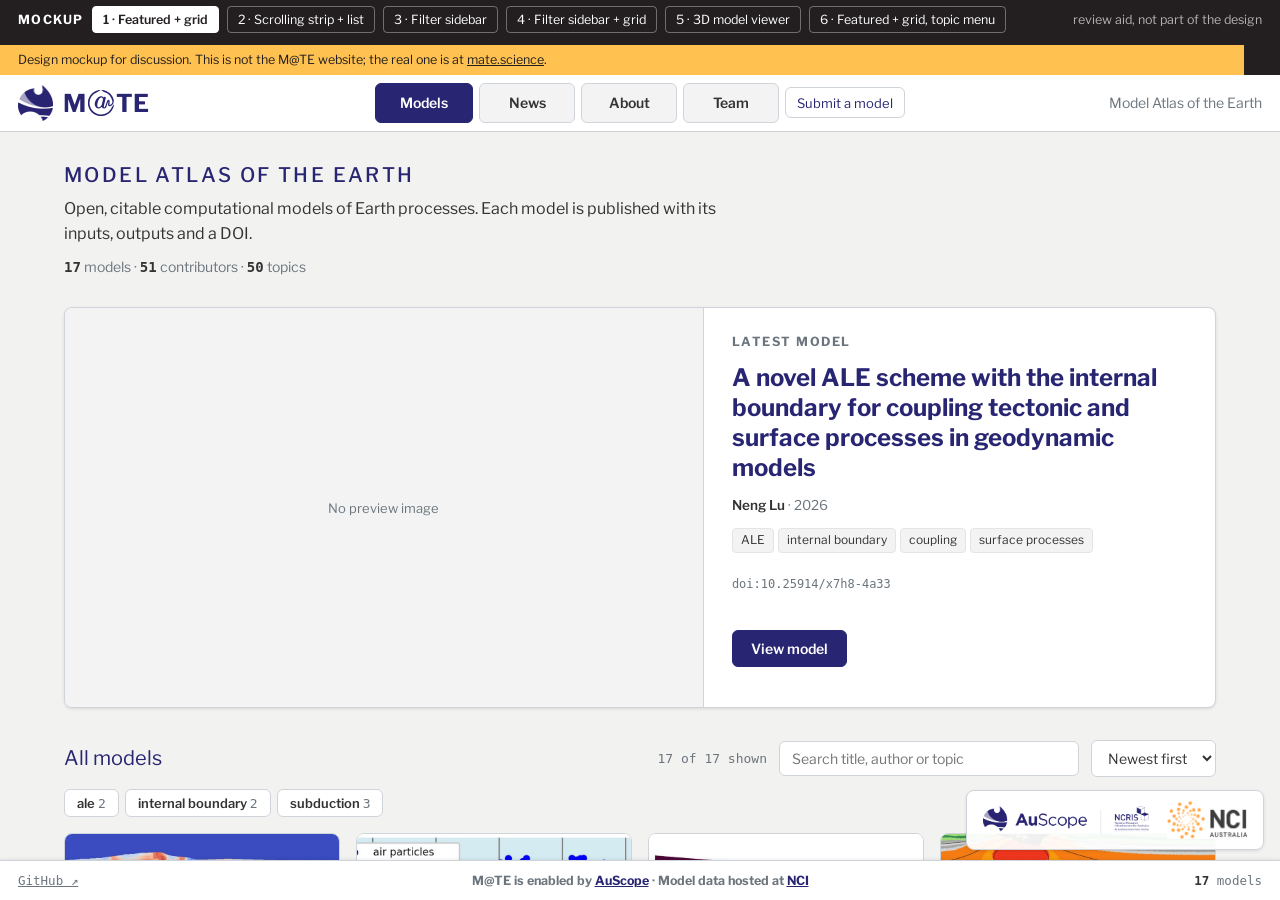
<file: test/mockup/index.html>
<!doctype html>
<meta charset="utf-8">
<meta name="robots" content="noindex, nofollow">
<meta http-equiv="refresh" content="0; url=mockup-1.html">
<title>M@TE mockups</title>
<p><a href="mockup-1.html">Mockup 1</a> · <a href="mockup-2.html">Mockup 2</a> · <a href="mockup-3.html">Mockup 3</a> · <a href="mockup-4.html">Mockup 4</a> · <a href="model-3d.html?scene=vulcan&v=5">Mockup 5 (3D model viewer)</a> · <a href="mockup-6.html">Mockup 6</a></p>
</file>
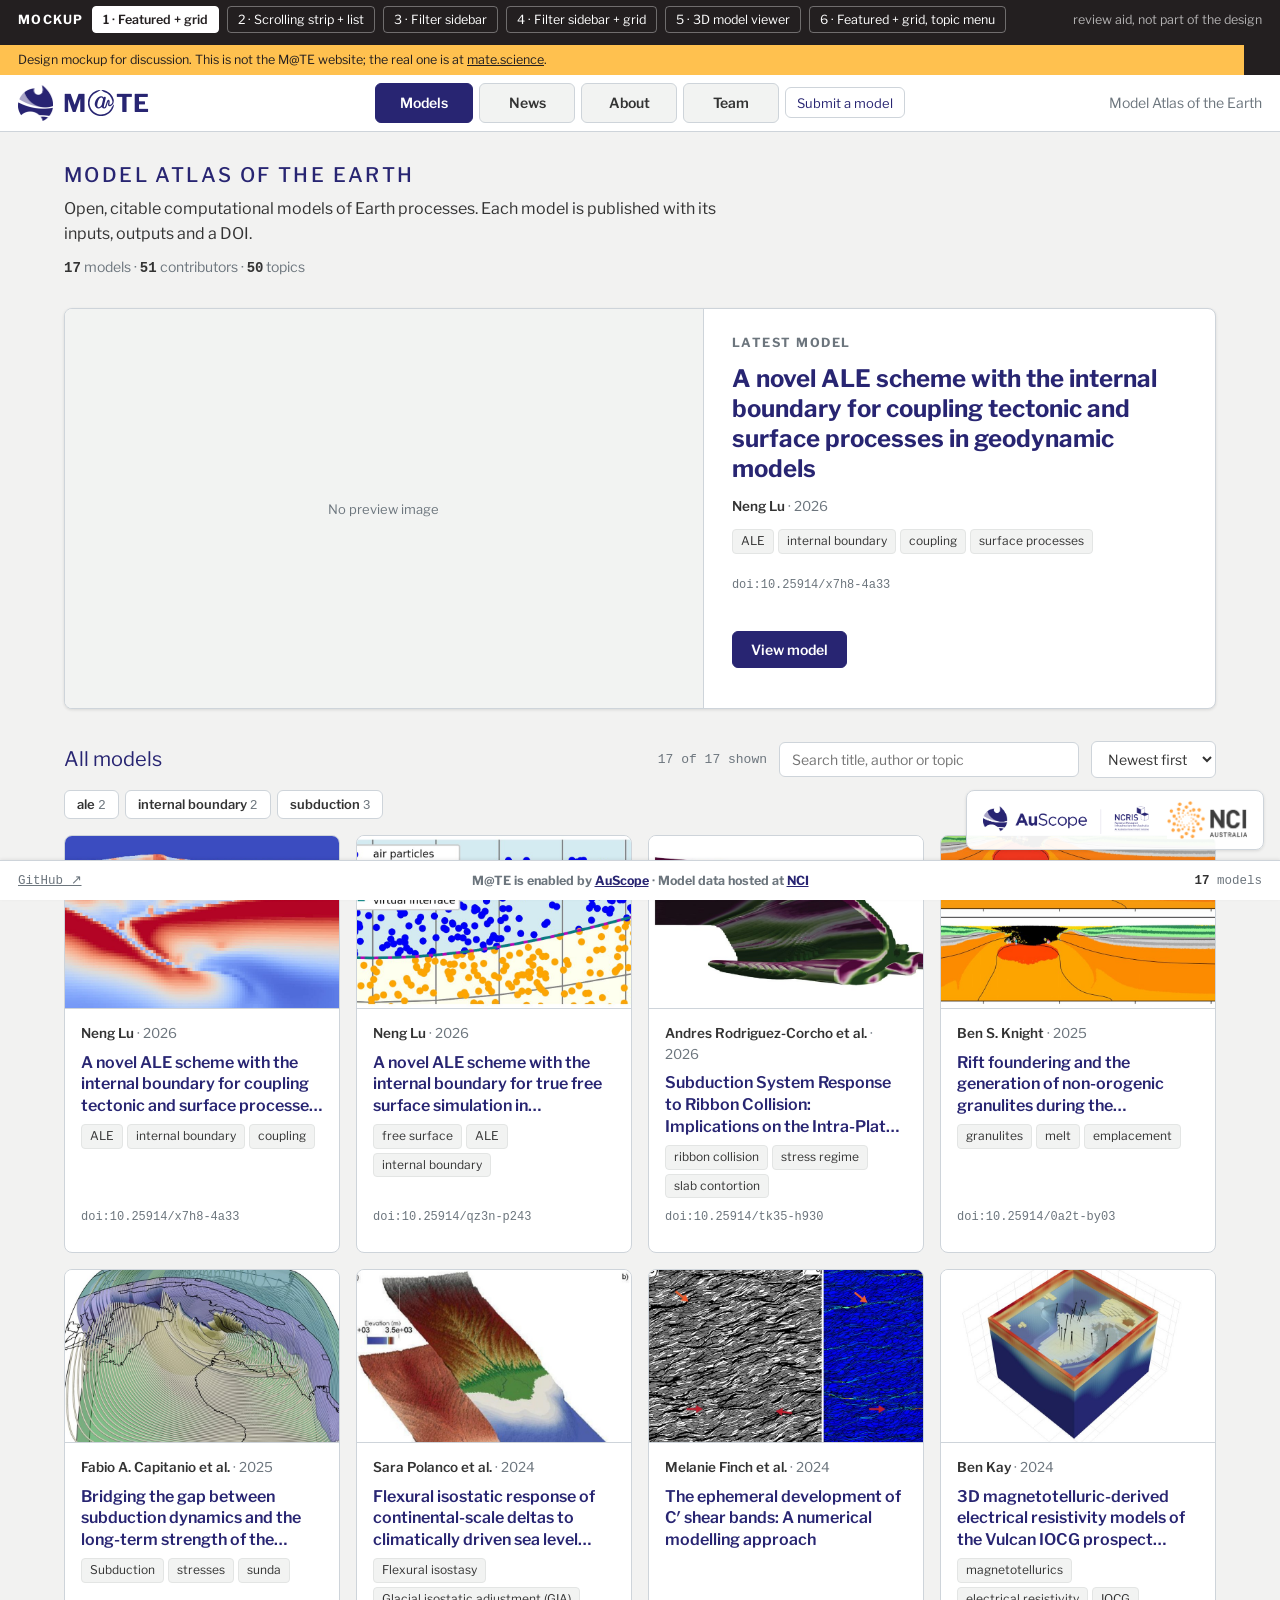
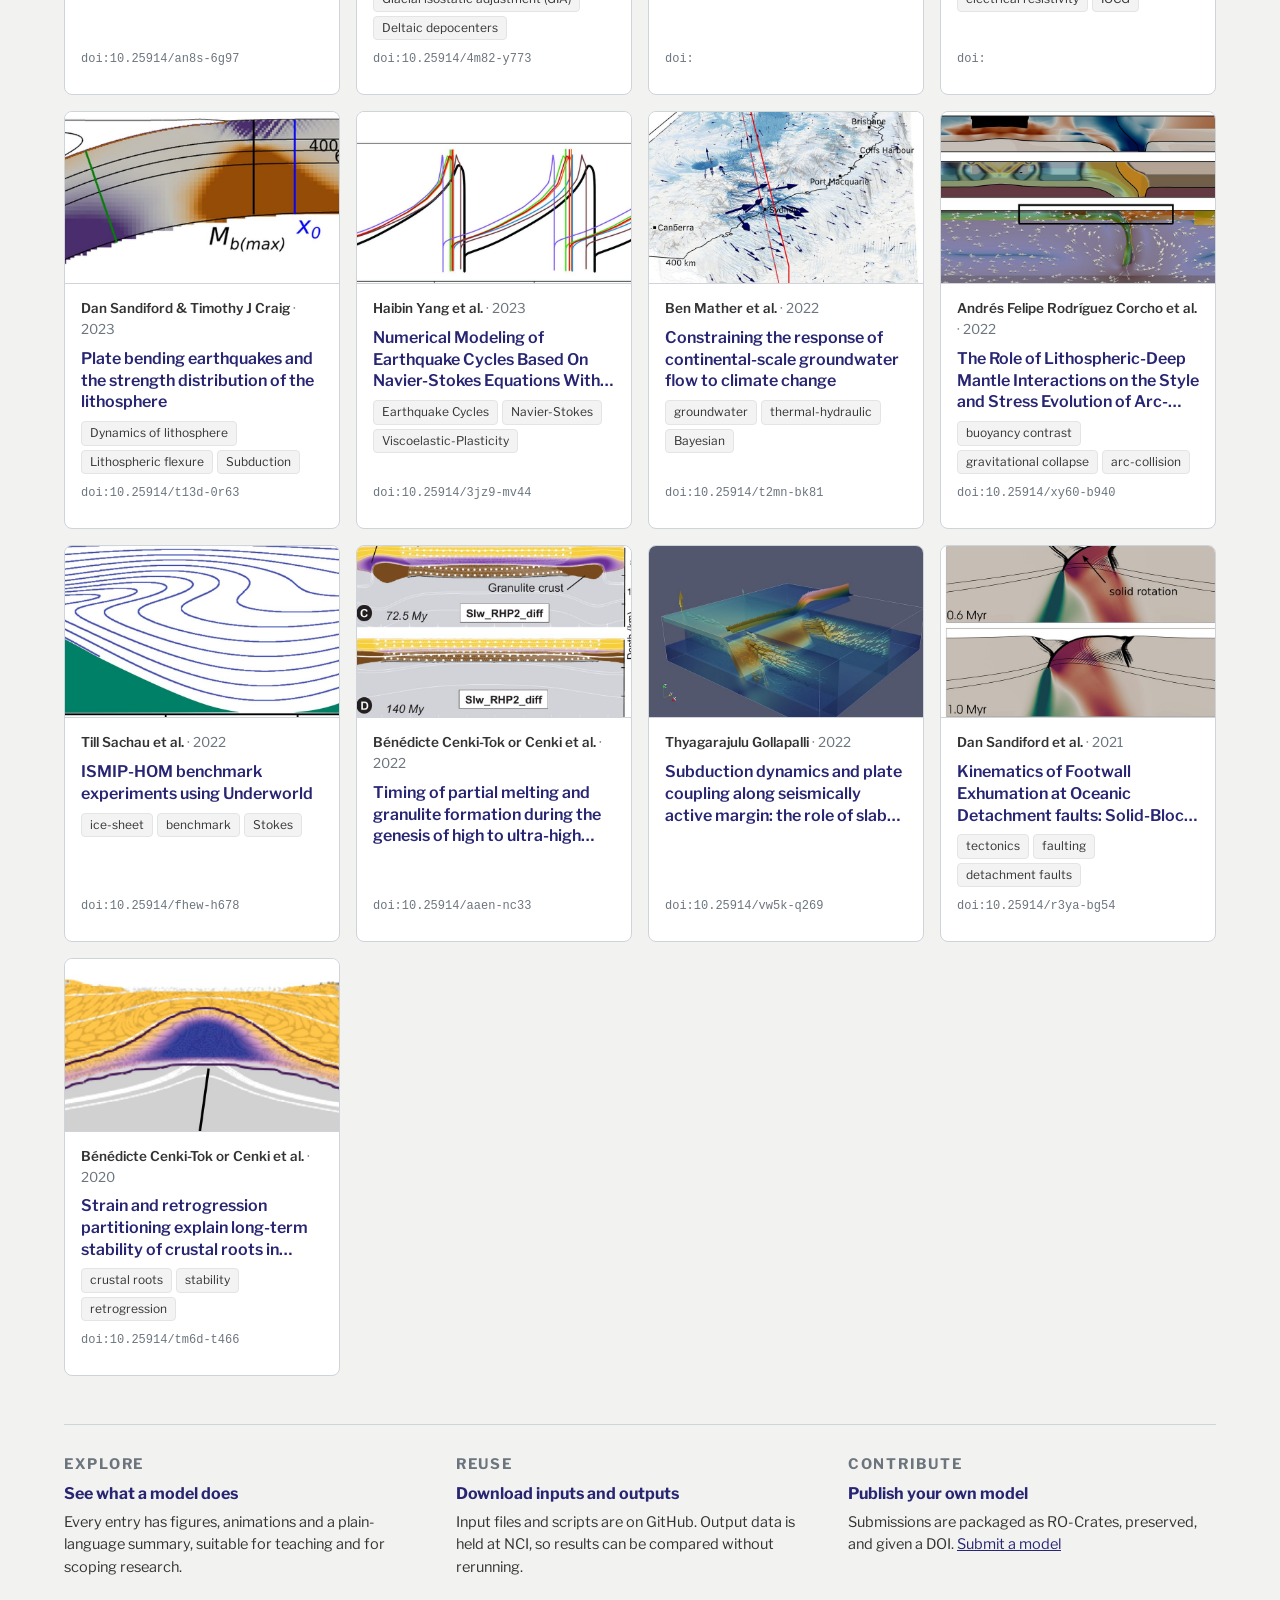
<file: test/mockup/mockup-1.html>
<!doctype html>
<html lang="en">
<head>
<meta charset="utf-8">
<meta name="robots" content="noindex, nofollow">
<meta name="viewport" content="width=device-width, initial-scale=1">
<link rel="icon" type="image/png" href="logos/auscope-icon-colour.png">
<title>M@TE mockup 1 — featured + grid</title>
<link rel="stylesheet" href="mockup.css?v=7">
</head>
<body data-variant="1">
<!-- Mockup 1: latest model shown large and static, then every model in a card grid. -->

<main class="wrap">
  <section class="intro">
    <h1>Model Atlas of the Earth</h1>
    <p>Open, citable computational models of Earth processes. Each model is published with its inputs, outputs and a DOI.</p>
    <p class="stats"><b id="n-models">–</b> models · <b id="n-creators">–</b> contributors · <b id="n-tags">–</b> topics</p>
  </section>

  <article class="featured" id="featured" aria-label="Latest model"></article>

  <div class="toolbar">
    <h2>All models</h2>
    <span class="count" id="count"></span>
    <input id="q" type="search" placeholder="Search title, author or topic" aria-label="Search models">
    <select id="sort" aria-label="Sort models">
      <option value="new">Newest first</option>
      <option value="old">Oldest first</option>
      <option value="az">Title A–Z</option>
    </select>
  </div>
  <div class="chips" id="chips" role="group" aria-label="Filter by topic"></div>
  <div class="grid" id="grid"></div>

  <section class="uses" aria-label="Using M@TE">
    <div><p class="label">Explore</p><h3>See what a model does</h3>
      <p>Every entry has figures, animations and a plain-language summary, suitable for teaching and for scoping research.</p></div>
    <div><p class="label">Reuse</p><h3>Download inputs and outputs</h3>
      <p>Input files and scripts are on GitHub. Output data is held at NCI, so results can be compared without rerunning.</p></div>
    <div><p class="label">Contribute</p><h3>Publish your own model</h3>
      <p>Submissions are packaged as RO-Crates, preserved, and given a DOI. <a href="https://github.com/ModelAtlasofTheEarth/model-submission/issues/new?template=model_submission.yml">Submit a model</a></p></div>
  </section>
</main>

<script src="data.js"></script>
<script src="mockup.js?v=9"></script>
<script>
(function () {
  var A = window.MATE, M = A.models, esc = A.esc;
  document.getElementById('n-models').textContent = M.length;
  document.getElementById('n-creators').textContent = A.nPeople;
  document.getElementById('n-tags').textContent = Object.keys(A.topics).length;

  var newest = M[0];
  document.getElementById('featured').innerHTML =
    '<div class="fig">' + A.img(newest, false, true) + '</div>' +
    '<div class="body"><p class="label">Latest model</p>' +
    '<h2><a href="' + A.href(newest) + '">' + esc(newest.title) + '</a></h2>' +
    A.byline(newest) + A.tags(newest, 6) +
    '<p class="doi">doi:' + esc(newest.doi) + '</p>' +
    '<p class="cta"><a class="btn" href="' + A.href(newest) + '">View model</a></p></div>';

  // Only topics shared by more than one model are useful as filters.
  var shared = Object.keys(A.topics).filter(function (k) { return A.topics[k] > 1; }).sort();
  var active = '', chips = document.getElementById('chips');
  chips.innerHTML = shared.map(function (k) {
    return '<button class="chip" aria-pressed="false" data-t="' + esc(k) + '">' + esc(k) + ' <span class="count">' + A.topics[k] + '</span></button>';
  }).join('');
  chips.addEventListener('click', function (e) {
    var b = e.target.closest('.chip'); if (!b) return;
    active = active === b.dataset.t ? '' : b.dataset.t;
    [].forEach.call(chips.children, function (c) { c.setAttribute('aria-pressed', c.dataset.t === active); });
    draw();
  });

  var q = document.getElementById('q'), sort = document.getElementById('sort');
  q.addEventListener('input', draw); sort.addEventListener('change', draw);
  function draw() {
    var rows = A.find(q.value, active ? [active] : [], [], sort.value);
    document.getElementById('count').textContent = rows.length + ' of ' + M.length + ' shown';
    document.getElementById('grid').innerHTML = rows.length ?
      rows.map(function (m) { return A.tile('card', m); }).join('') : '<p class="empty">No models match that search.</p>';
  }
  draw();
})();
</script>
</body>
</html>
</file>
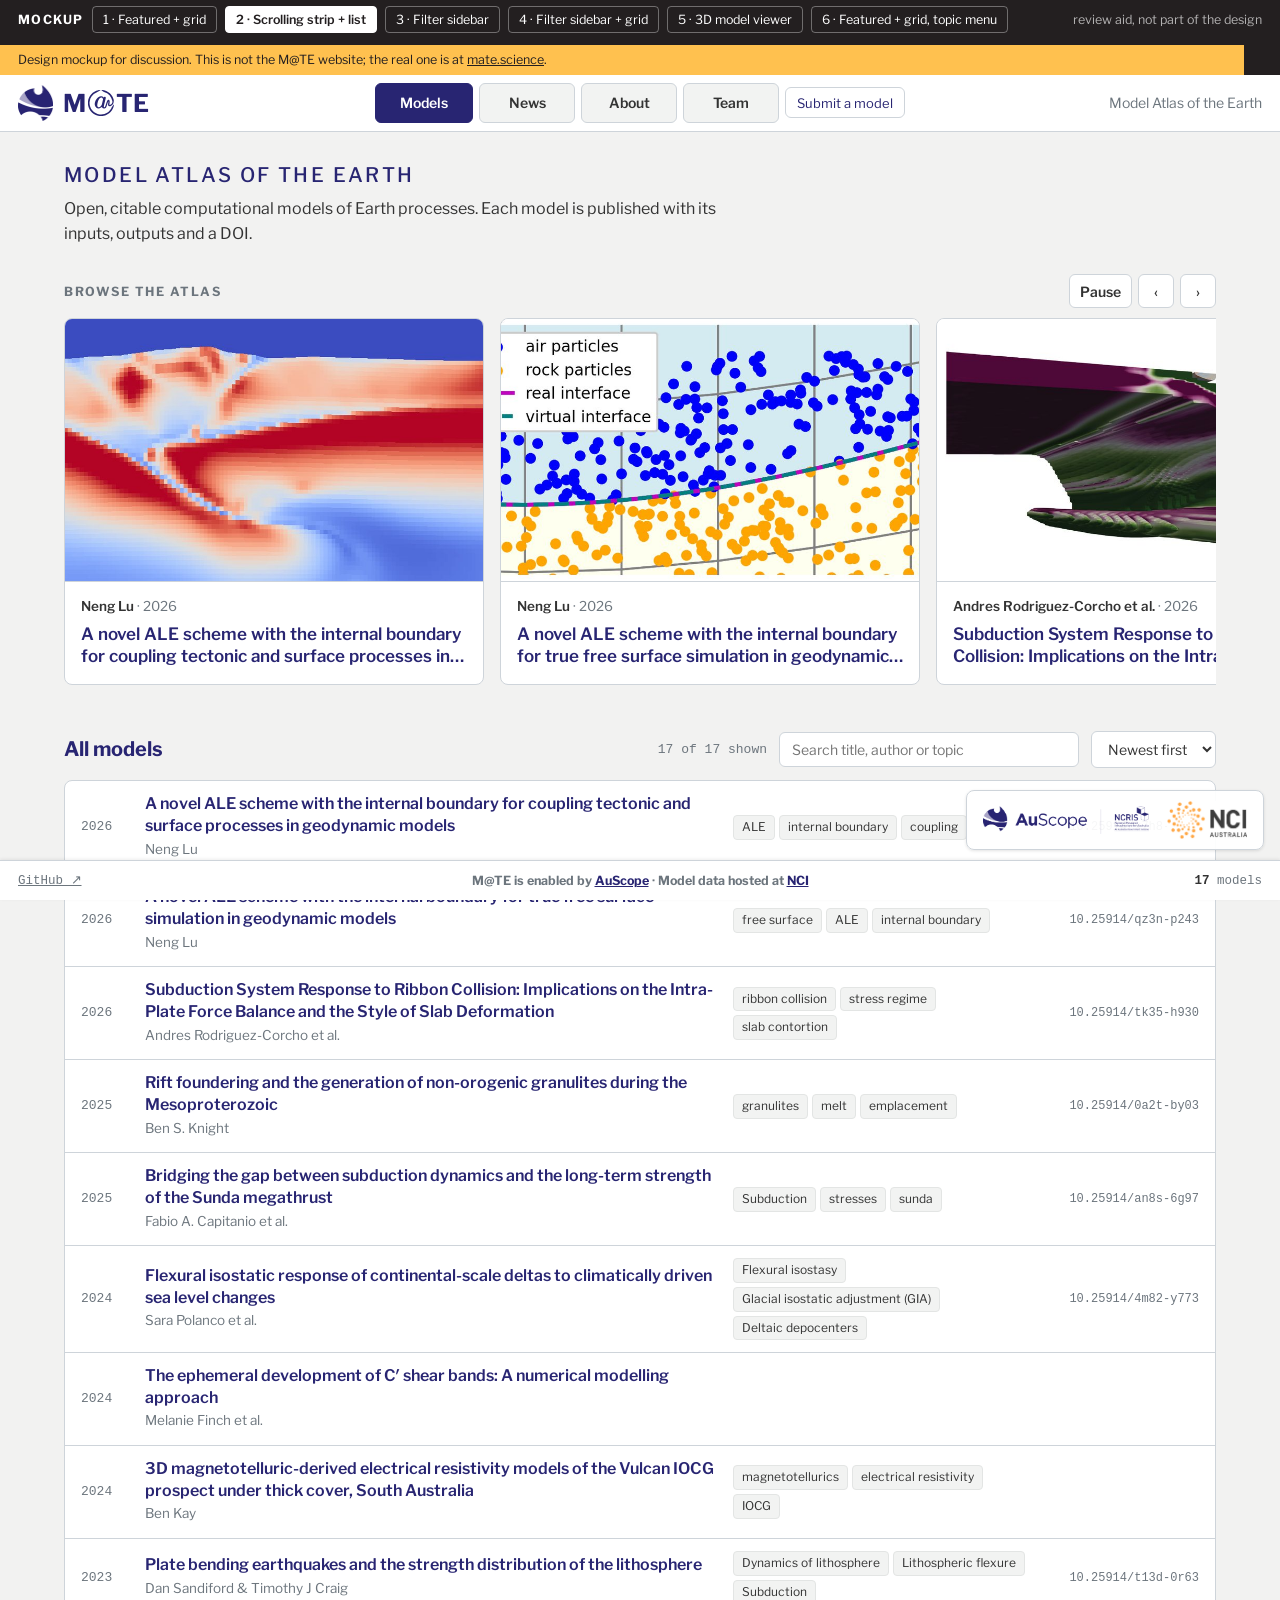
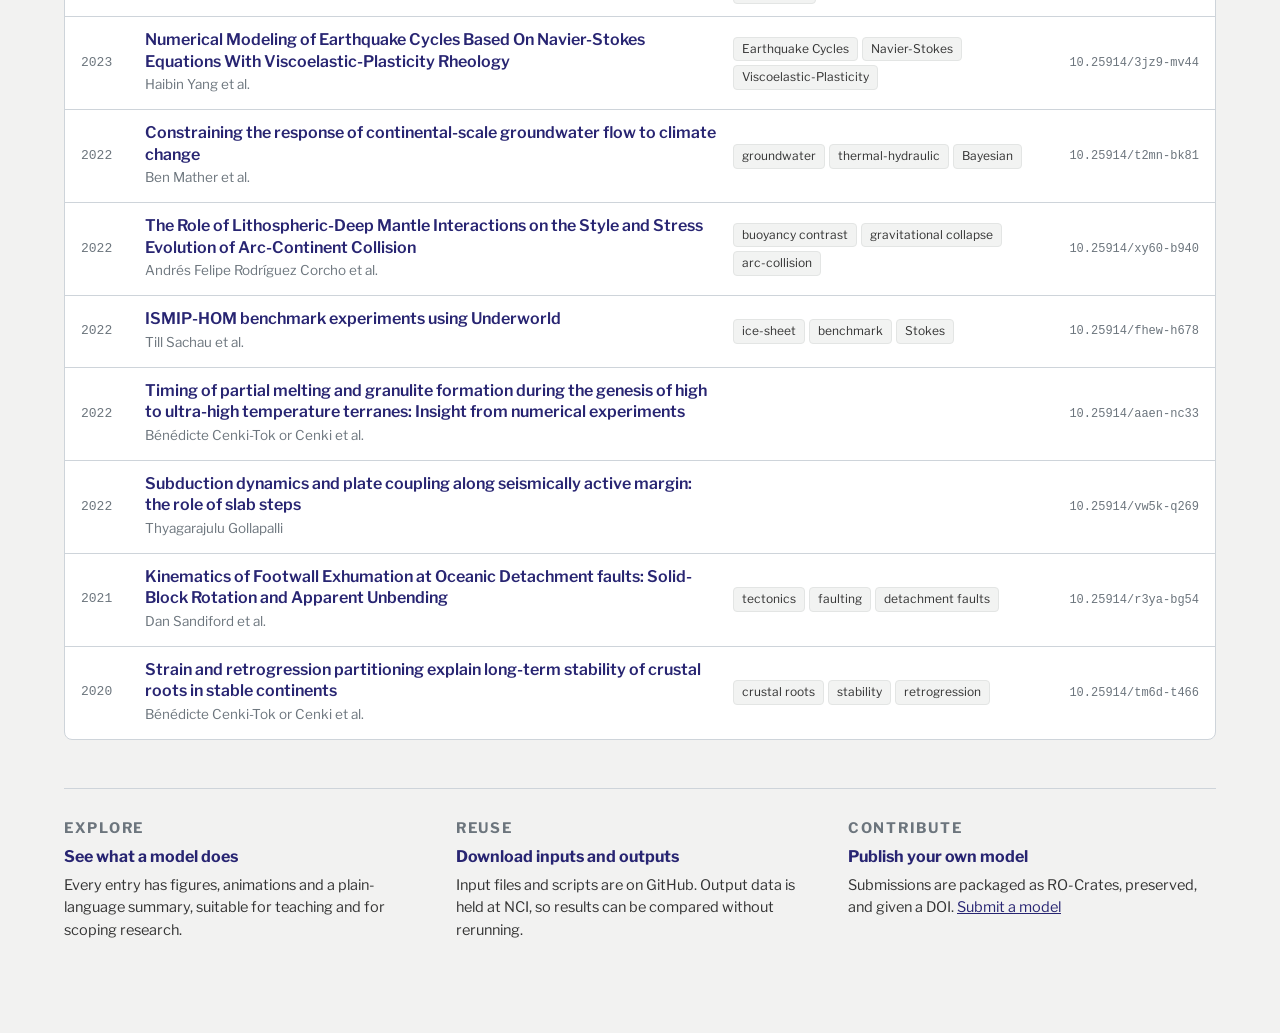
<file: test/mockup/mockup-2.html>
<!doctype html>
<html lang="en">
<head>
<meta charset="utf-8">
<meta name="robots" content="noindex, nofollow">
<meta name="viewport" content="width=device-width, initial-scale=1">
<link rel="icon" type="image/png" href="logos/auscope-icon-colour.png">
<title>M@TE mockup 2 — scrolling strip + list</title>
<link rel="stylesheet" href="mockup.css?v=7">
</head>
<body data-variant="2">
<!-- Mockup 2: a scrolling strip of every model (the pictures), then a compact list (the catalogue). -->

<main class="wrap">
  <section class="intro">
    <h1>Model Atlas of the Earth</h1>
    <p>Open, citable computational models of Earth processes. Each model is published with its inputs, outputs and a DOI.</p>
  </section>

  <section class="strip" aria-label="Browse models">
    <div class="strip-head">
      <p class="label">Browse the atlas</p>
      <div class="strip-ctl">
        <button class="icon-btn" id="pause" type="button" aria-pressed="false">Pause</button>
        <button class="icon-btn" id="prev" type="button" aria-label="Previous models">‹</button>
        <button class="icon-btn" id="next" type="button" aria-label="Next models">›</button>
      </div>
    </div>
    <div class="strip-track" id="track" tabindex="0"></div>
  </section>

  <div class="toolbar">
    <h2>All models</h2>
    <span class="count" id="count"></span>
    <input id="q" type="search" placeholder="Search title, author or topic" aria-label="Search models">
    <select id="sort" aria-label="Sort models">
      <option value="new">Newest first</option>
      <option value="old">Oldest first</option>
      <option value="az">Title A–Z</option>
    </select>
  </div>
  <div class="mlist" id="list"></div>

  <section class="uses" aria-label="Using M@TE">
    <div><p class="label">Explore</p><h3>See what a model does</h3>
      <p>Every entry has figures, animations and a plain-language summary, suitable for teaching and for scoping research.</p></div>
    <div><p class="label">Reuse</p><h3>Download inputs and outputs</h3>
      <p>Input files and scripts are on GitHub. Output data is held at NCI, so results can be compared without rerunning.</p></div>
    <div><p class="label">Contribute</p><h3>Publish your own model</h3>
      <p>Submissions are packaged as RO-Crates, preserved, and given a DOI. <a href="https://github.com/ModelAtlasofTheEarth/model-submission/issues/new?template=model_submission.yml">Submit a model</a></p></div>
  </section>
</main>

<script src="data.js"></script>
<script src="mockup.js?v=9"></script>
<script>
(function () {
  var A = window.MATE, M = A.models, esc = A.esc;

  // Scrolling strip: native horizontal scroll with snap, so touch, trackpad and keyboard all work.
  var track = document.getElementById('track');
  track.innerHTML = M.map(function (m) { return A.tile('slide', m); }).join('');
  var step = function () { var s = track.querySelector('.slide'); return s ? s.getBoundingClientRect().width + 16 : 320; };
  var move = function (dir) {
    var end = track.scrollLeft + track.clientWidth >= track.scrollWidth - 4;
    if (dir > 0 && end) track.scrollTo({ left: 0, behavior: 'smooth' });          // wrap round
    else if (dir < 0 && track.scrollLeft < 4) track.scrollTo({ left: track.scrollWidth, behavior: 'smooth' });
    else track.scrollBy({ left: dir * step(), behavior: 'smooth' });
  };
  document.getElementById('prev').onclick = function () { move(-1); };
  document.getElementById('next').onclick = function () { move(1); };

  // Auto-advance one model every 4 s. Stops on hover, on keyboard focus, when paused,
  // and never starts for people who ask their system for reduced motion.
  var paused = matchMedia('(prefers-reduced-motion: reduce)').matches, hover = false;
  var pauseBtn = document.getElementById('pause');
  var sync = function () { pauseBtn.textContent = paused ? 'Play' : 'Pause'; pauseBtn.setAttribute('aria-pressed', paused); };
  pauseBtn.onclick = function () { paused = !paused; sync(); }; sync();
  var strip = track.closest('.strip');
  strip.addEventListener('mouseenter', function () { hover = true; });
  strip.addEventListener('mouseleave', function () { hover = false; });
  strip.addEventListener('focusin', function () { hover = true; });
  strip.addEventListener('focusout', function () { hover = false; });
  setInterval(function () { if (!paused && !hover && !document.hidden) move(1); }, 4000);

  // Compact list.
  var q = document.getElementById('q'), sort = document.getElementById('sort');
  q.addEventListener('input', draw); sort.addEventListener('change', draw);
  function draw() {
    var rows = A.find(q.value, [], [], sort.value);
    document.getElementById('count').textContent = rows.length + ' of ' + M.length + ' shown';
    document.getElementById('list').innerHTML = rows.length ? rows.map(function (m) {
      return '<a class="mrow" href="' + A.href(m) + '">' +
        '<span class="yr mono">' + (m.year || '') + '</span>' +
        '<span class="main"><b>' + esc(m.title) + '</b><span class="by">' + esc(A.who(m)) + '</span></span>' +
        '<span class="tg">' + A.tags(m, 3) + '</span>' +
        '<span class="doi">' + esc(m.doi) + '</span></a>';
    }).join('') : '<p class="empty">No models match that search.</p>';
  }
  draw();
})();
</script>
</body>
</html>
</file>
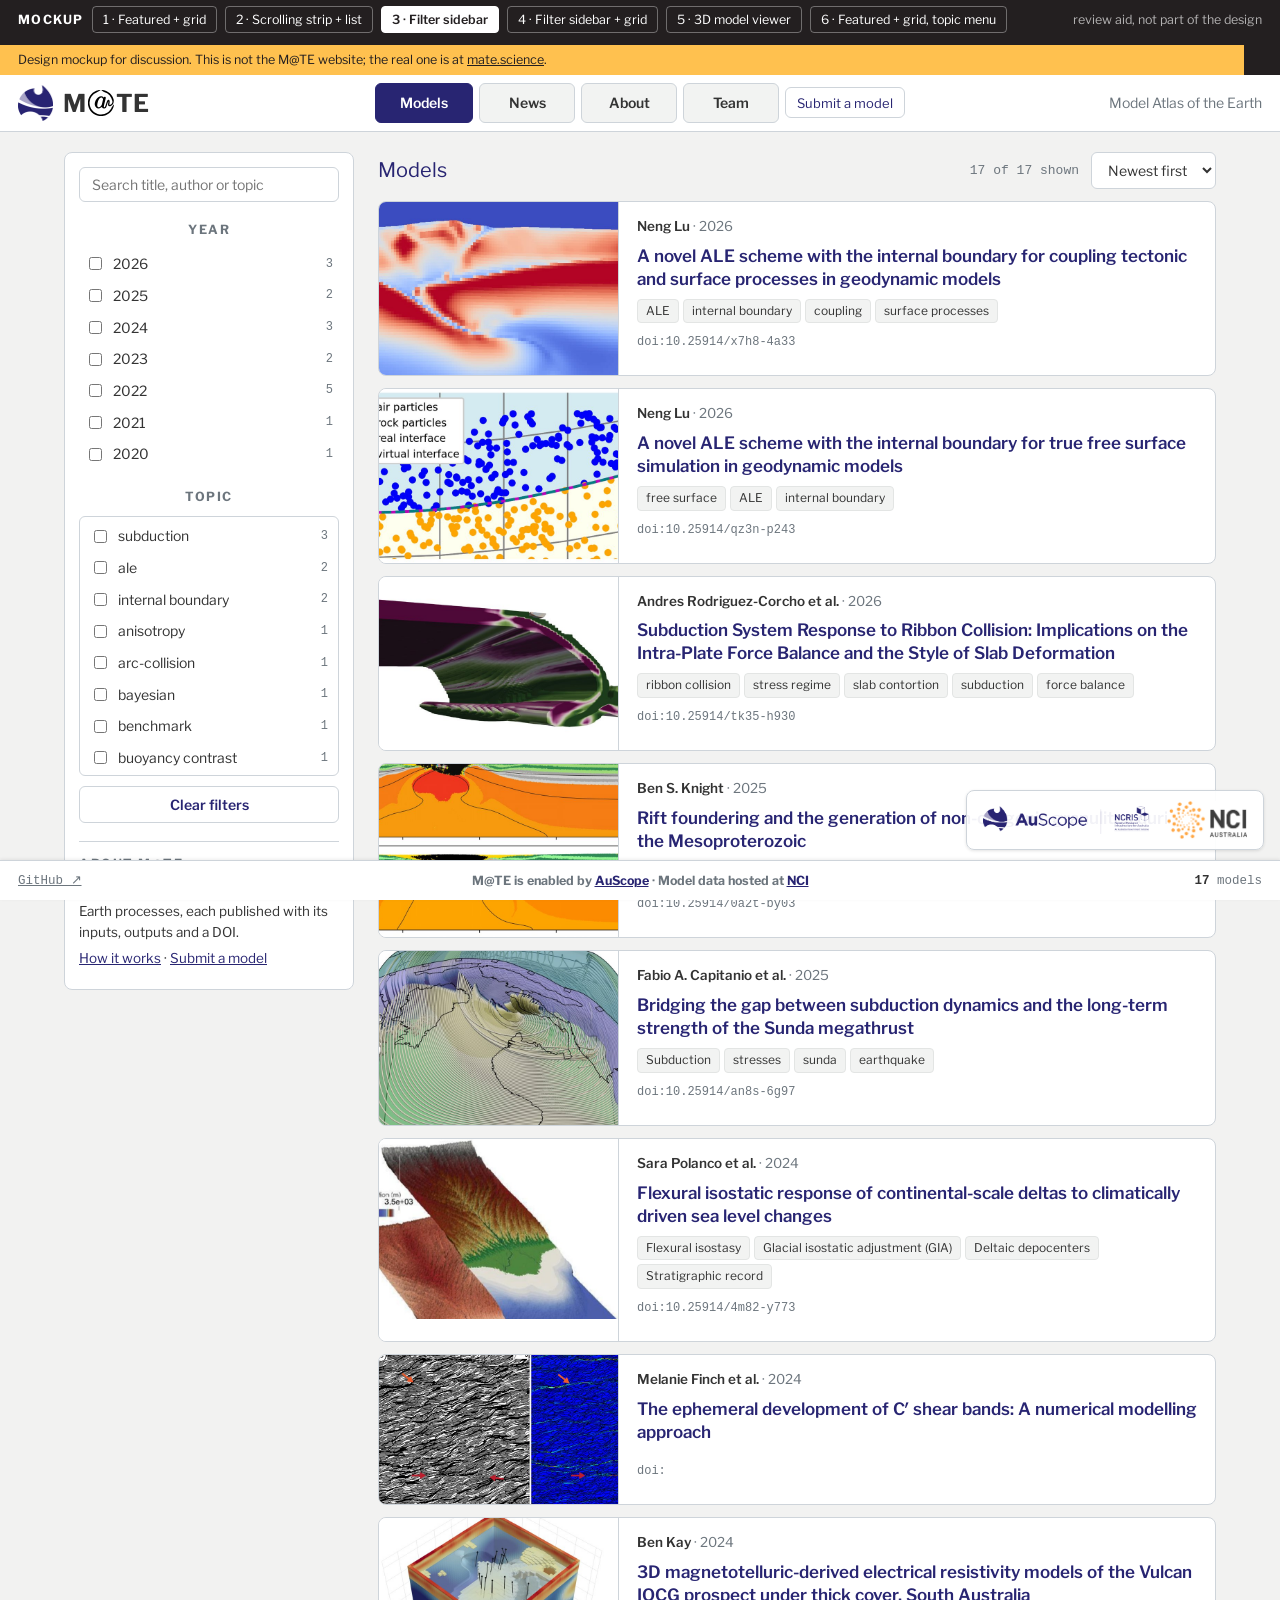
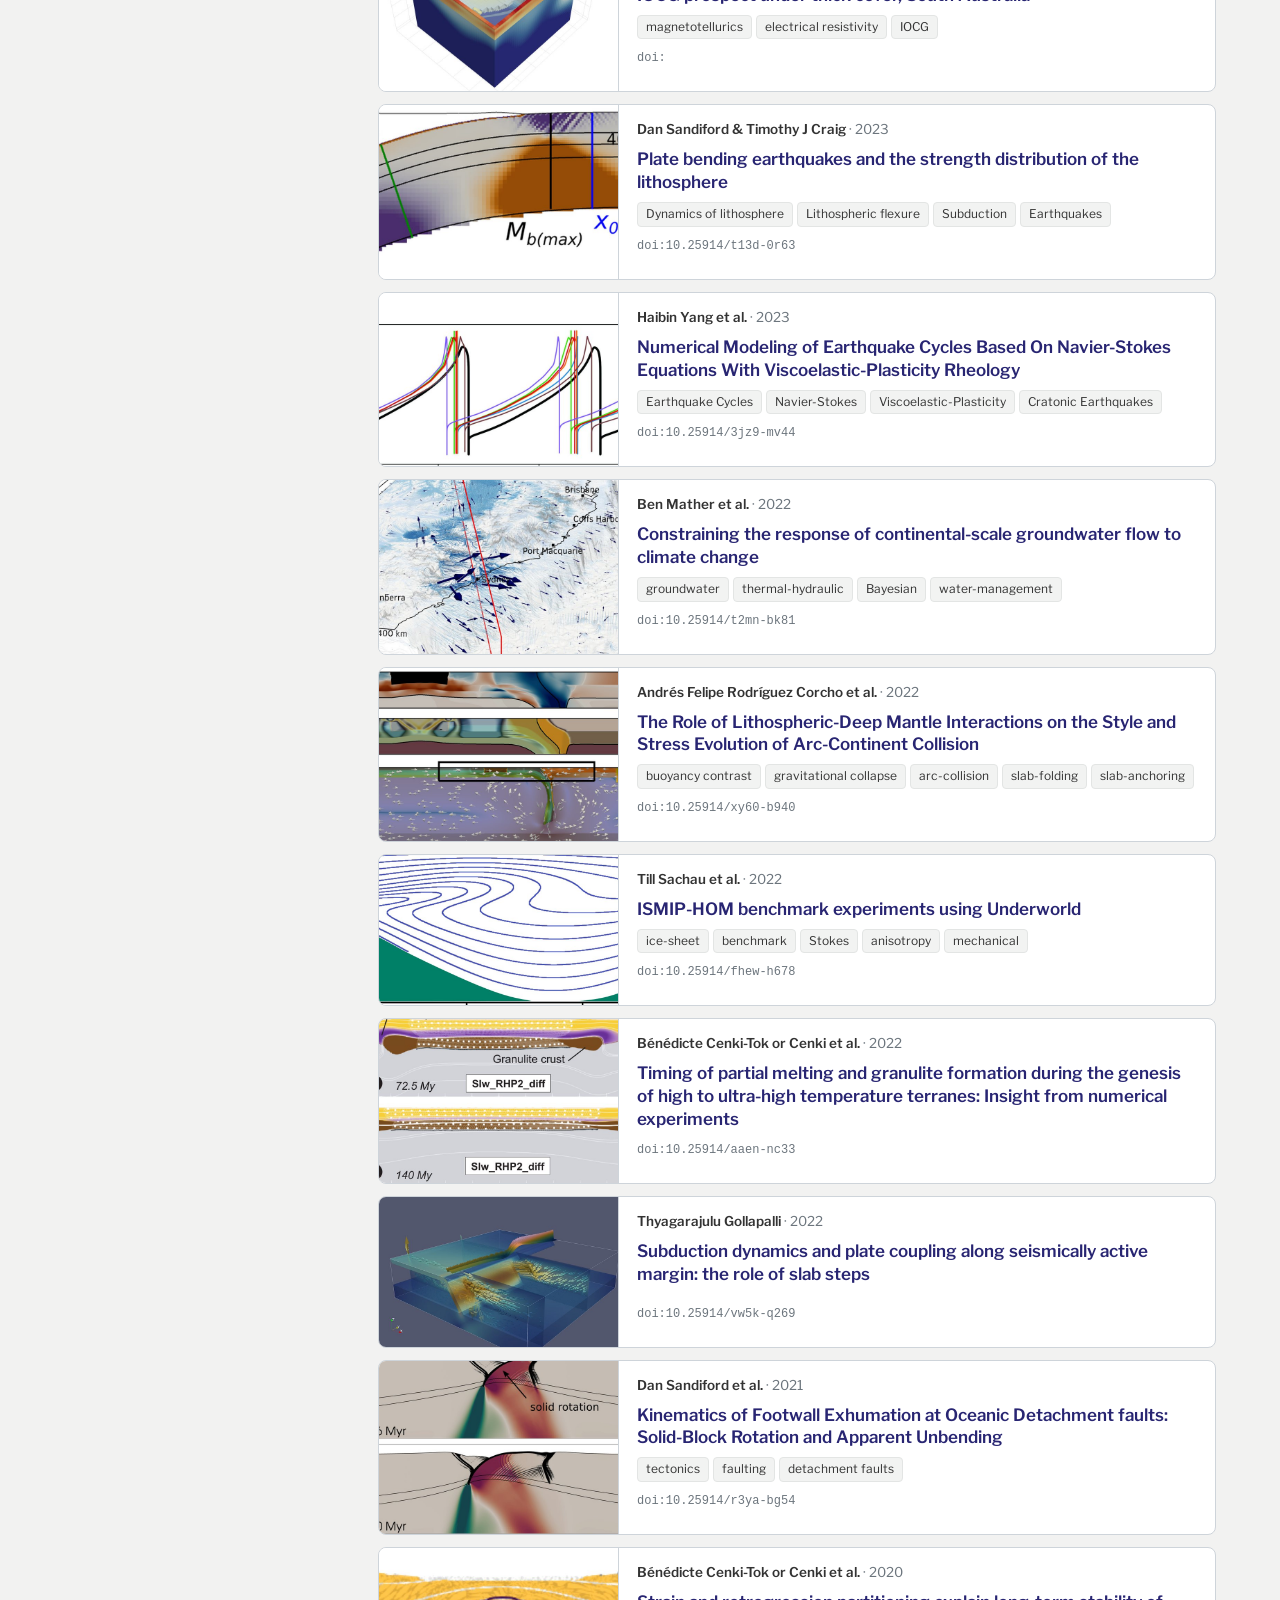
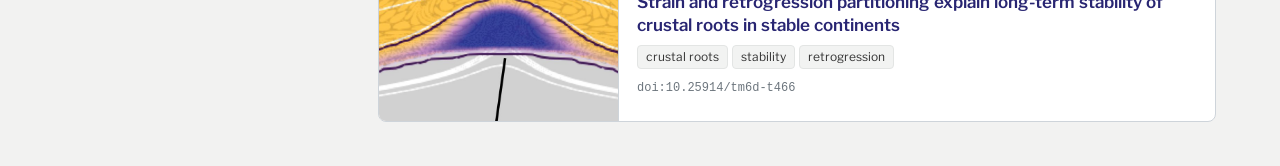
<file: test/mockup/mockup-3.html>
<!doctype html>
<html lang="en">
<head>
<meta charset="utf-8">
<meta name="robots" content="noindex, nofollow">
<meta name="viewport" content="width=device-width, initial-scale=1">
<link rel="icon" type="image/png" href="logos/auscope-icon-colour.png">
<title>M@TE mockup 3 — filter sidebar</title>
<link rel="stylesheet" href="mockup.css?v=7">
</head>
<body data-variant="3">
<!-- Mockup 3: closest to AusMT. A filter panel on the left, results on the right, nothing above them. -->

<main class="wrap cat">
  <aside class="filters" aria-label="Filter models">
    <input id="q" type="search" placeholder="Search title, author or topic" aria-label="Search models">

    <p class="label">Year</p>
    <div class="checks" id="years"></div>

    <p class="label">Topic</p>
    <div class="checks scroll" id="topics"></div>

    <button class="btn ghost" id="clear" type="button">Clear filters</button>

    <div class="about-box">
      <p class="label">About M@TE</p>
      <p>Open, citable computational models of Earth processes, each published with its inputs, outputs and a DOI.</p>
      <p><a href="#">How it works</a> · <a href="https://github.com/ModelAtlasofTheEarth/model-submission/issues/new?template=model_submission.yml">Submit a model</a></p>
    </div>
  </aside>

  <section class="results">
    <div class="toolbar">
      <h2>Models</h2>
      <span class="count" id="count"></span>
      <select id="sort" aria-label="Sort models">
        <option value="new">Newest first</option>
        <option value="old">Oldest first</option>
        <option value="az">Title A–Z</option>
      </select>
    </div>
    <div class="rows" id="rows"></div>
  </section>
</main>

<script src="data.js"></script>
<script src="mockup.js?v=9"></script>
<script>window.MATE.filterCatalogue('rowcard');</script>
</body>
</html>
</file>
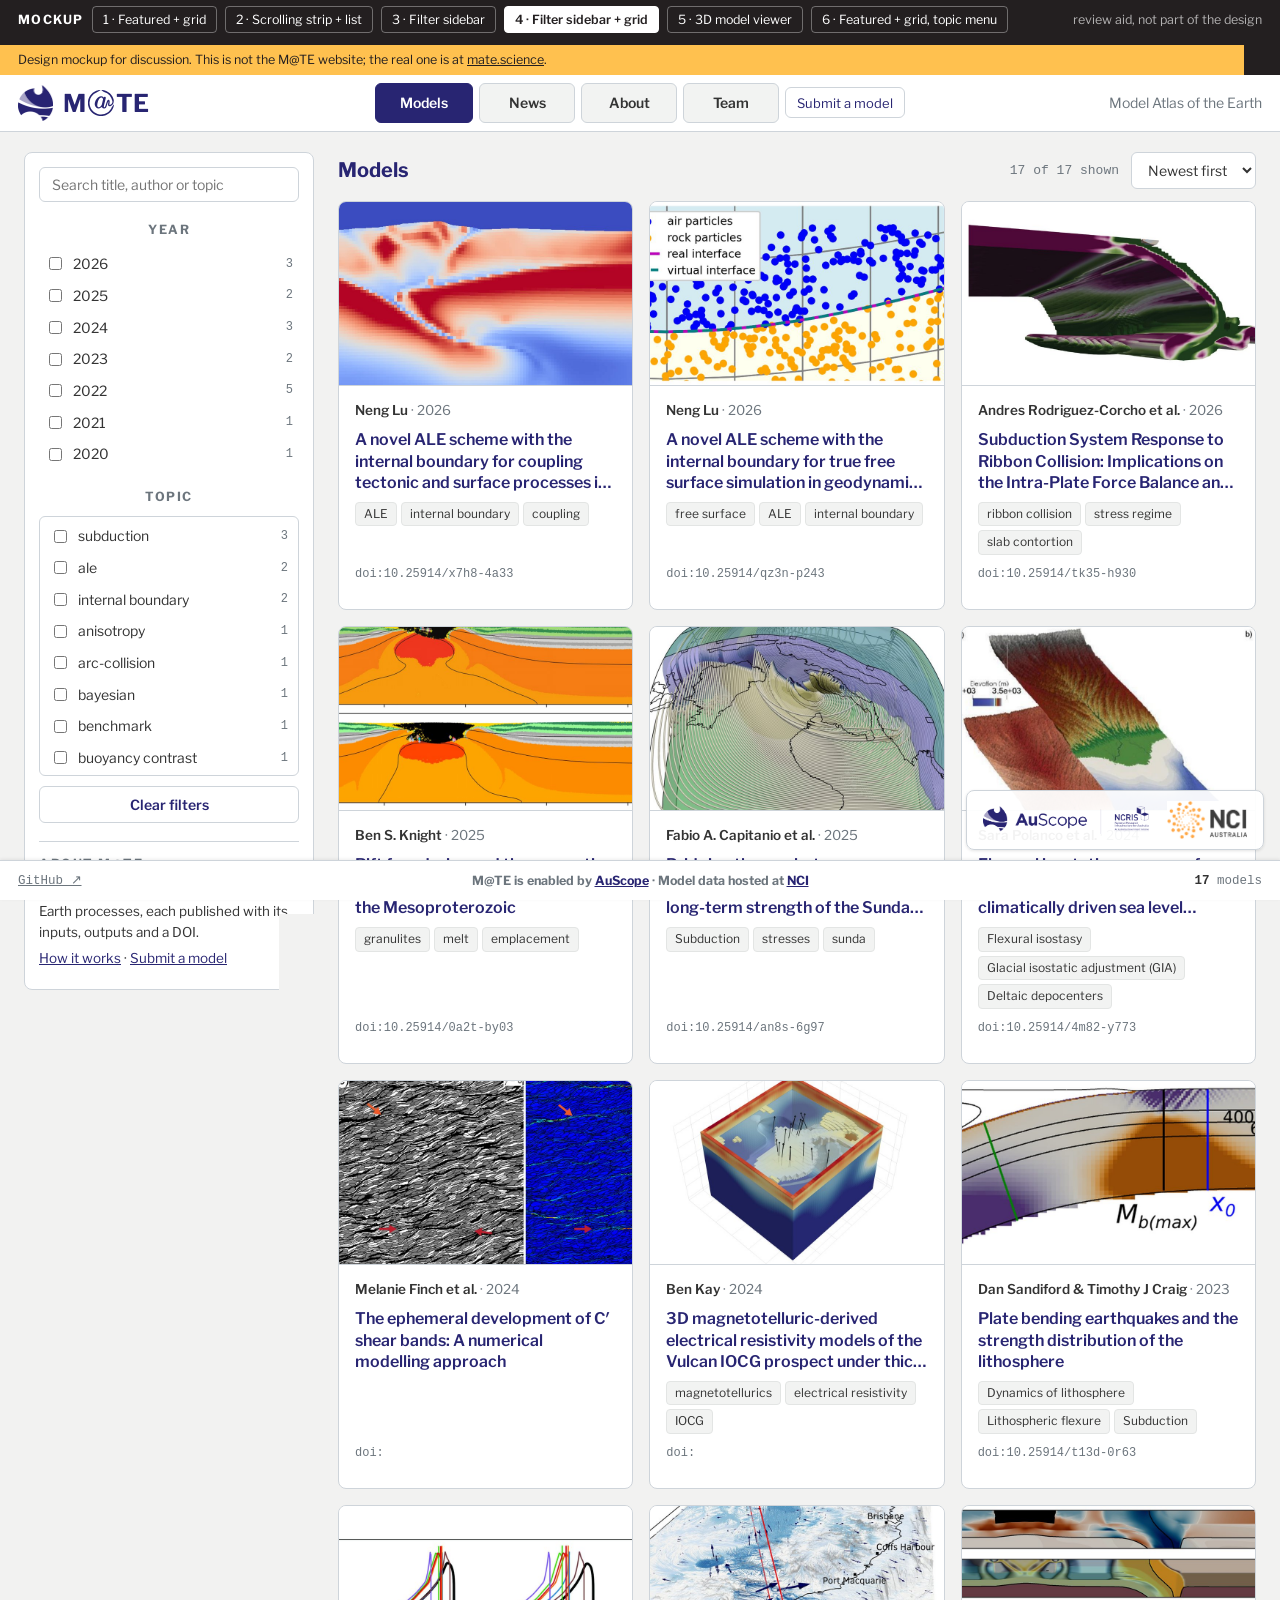
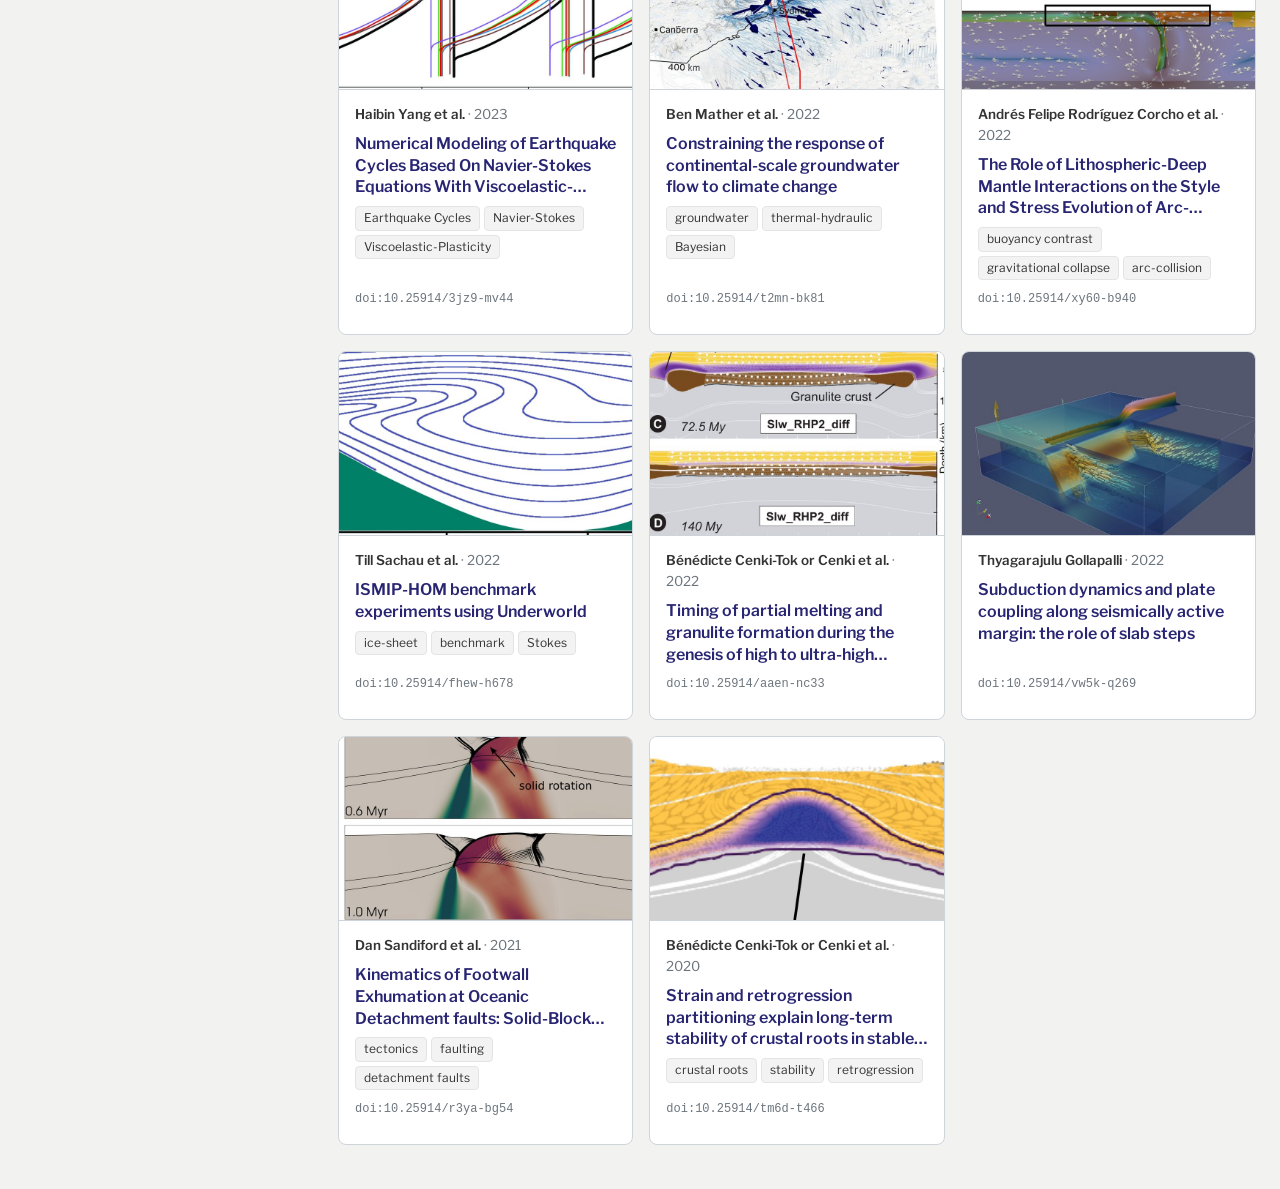
<file: test/mockup/mockup-4.html>
<!doctype html>
<html lang="en">
<head>
<meta charset="utf-8">
<meta name="robots" content="noindex, nofollow">
<meta name="viewport" content="width=device-width, initial-scale=1">
<link rel="icon" type="image/png" href="logos/auscope-icon-colour.png">
<title>M@TE mockup 4 — filter sidebar + grid</title>
<link rel="stylesheet" href="mockup.css?v=7">
</head>
<body data-variant="4">
<!-- Mockup 4: mockup 3 with the filter panel pushed out to the left and results as the same card grid as mockup 1. -->

<main class="wrap cat cat-wide">
  <aside class="filters" aria-label="Filter models">
    <input id="q" type="search" placeholder="Search title, author or topic" aria-label="Search models">

    <p class="label">Year</p>
    <div class="checks" id="years"></div>

    <p class="label">Topic</p>
    <div class="checks scroll" id="topics"></div>

    <button class="btn ghost" id="clear" type="button">Clear filters</button>

    <div class="about-box">
      <p class="label">About M@TE</p>
      <p>Open, citable computational models of Earth processes, each published with its inputs, outputs and a DOI.</p>
      <p><a href="#">How it works</a> · <a href="https://github.com/ModelAtlasofTheEarth/model-submission/issues/new?template=model_submission.yml">Submit a model</a></p>
    </div>
  </aside>

  <section class="results">
    <div class="toolbar">
      <h2>Models</h2>
      <span class="count" id="count"></span>
      <select id="sort" aria-label="Sort models">
        <option value="new">Newest first</option>
        <option value="old">Oldest first</option>
        <option value="az">Title A–Z</option>
      </select>
    </div>
    <div class="grid" id="rows"></div>
  </section>
</main>

<script src="data.js"></script>
<script src="mockup.js?v=9"></script>
<script>window.MATE.filterCatalogue('card');</script>
</body>
</html>
</file>
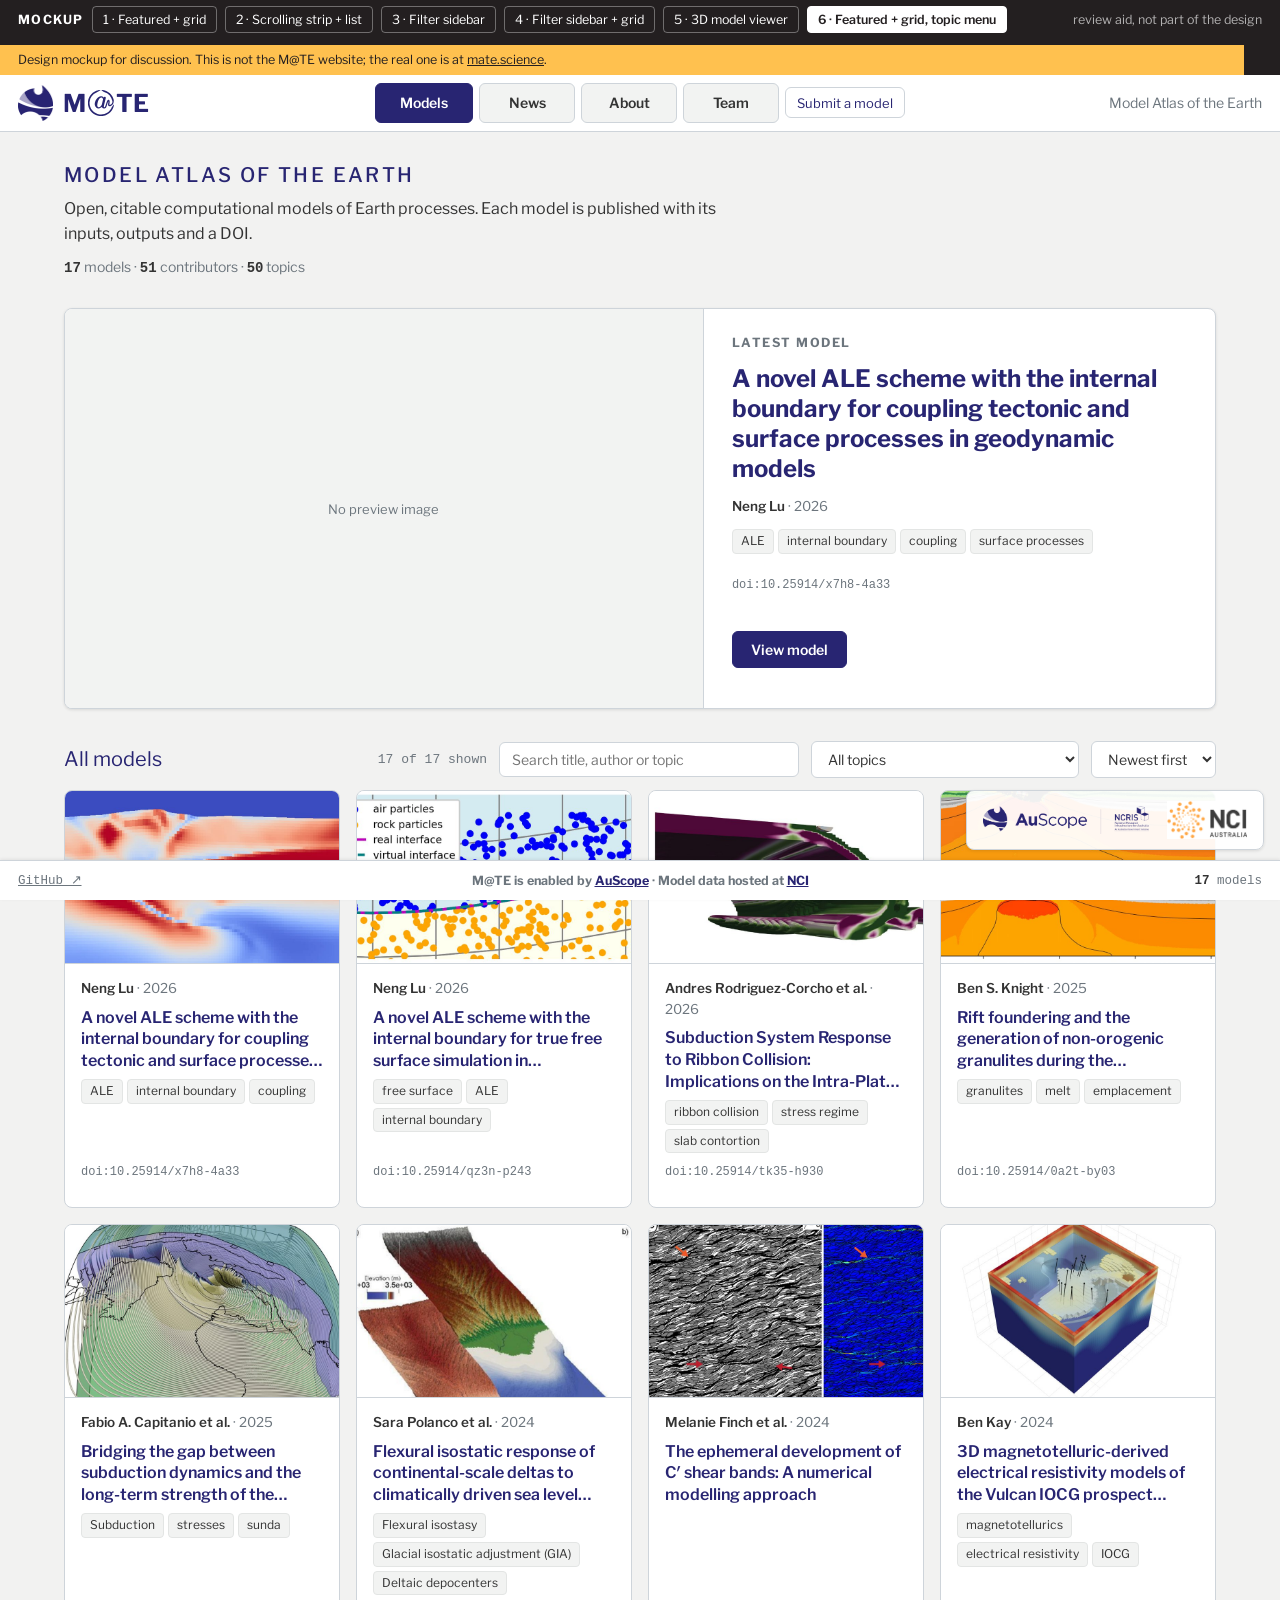
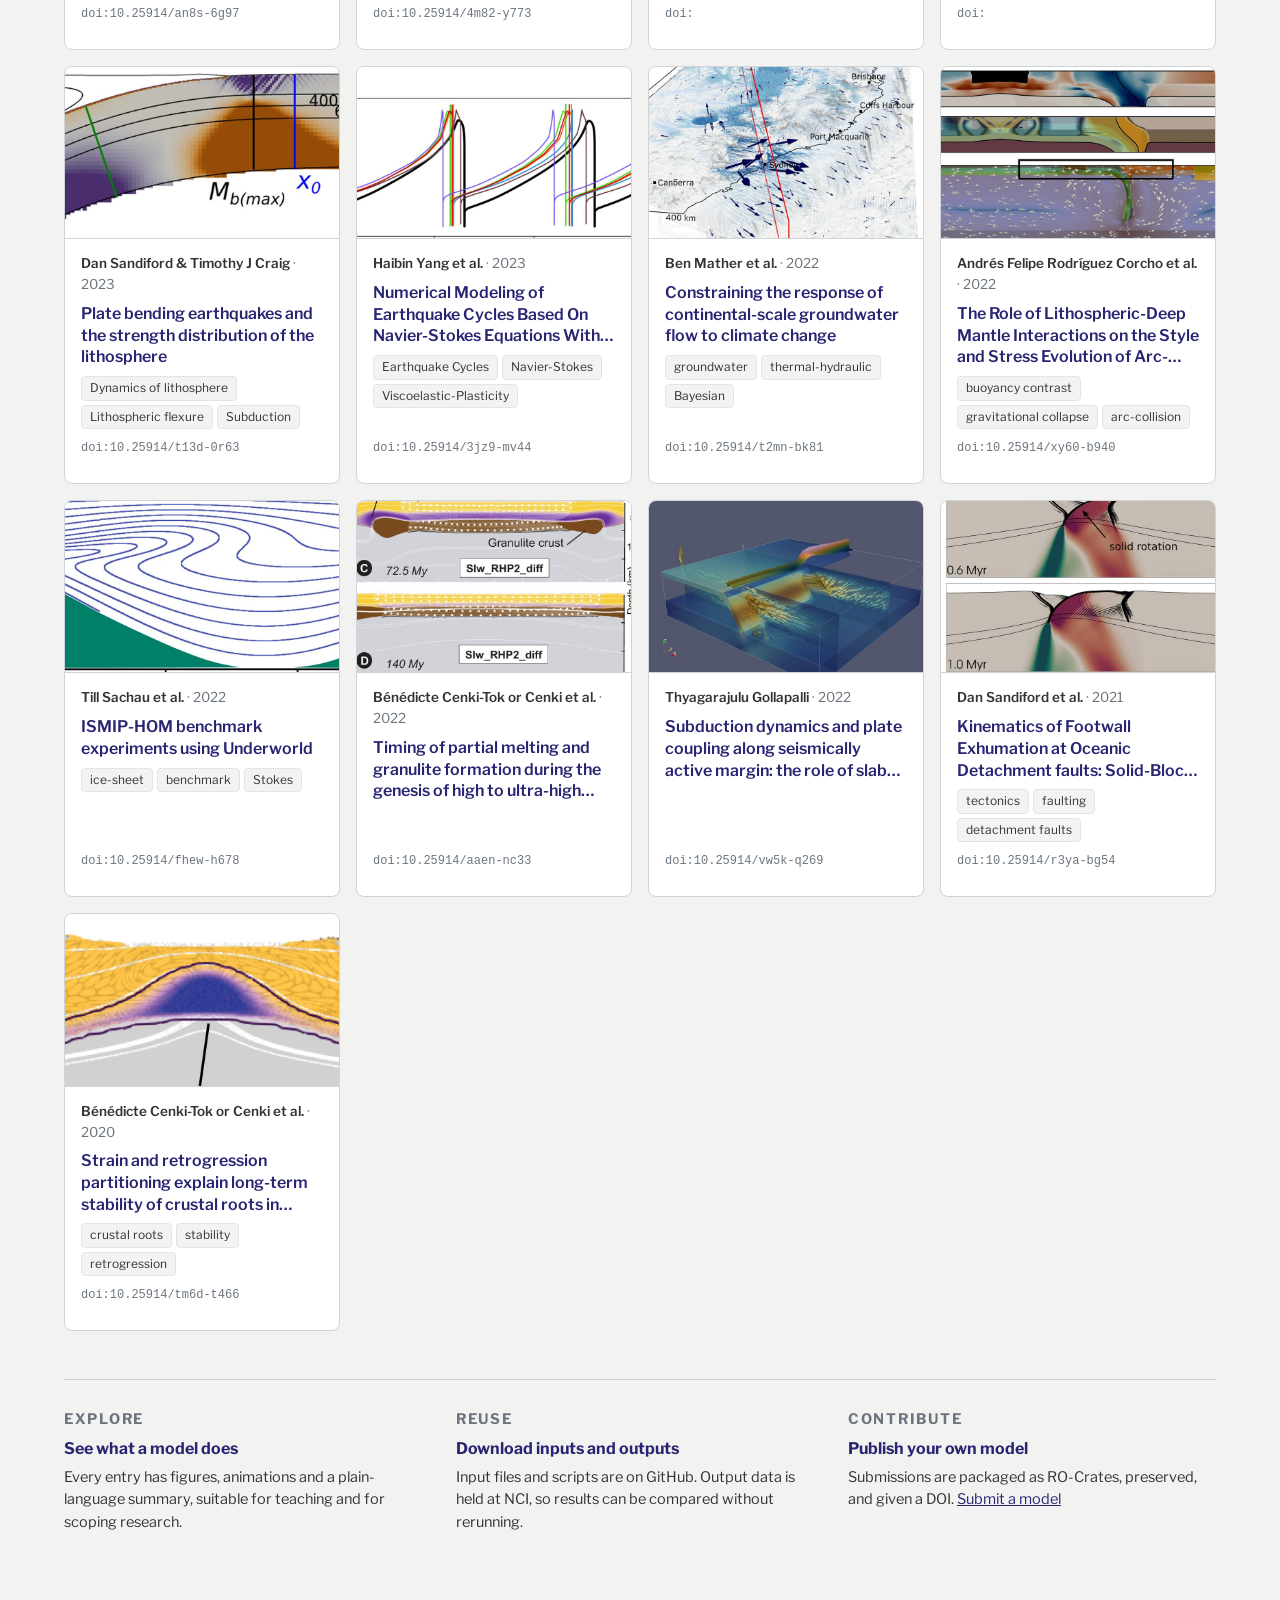
<file: test/mockup/mockup-6.html>
<!doctype html>
<html lang="en">
<head>
<meta charset="utf-8">
<meta name="robots" content="noindex, nofollow">
<meta name="viewport" content="width=device-width, initial-scale=1">
<link rel="icon" type="image/png" href="logos/auscope-icon-colour.png">
<title>M@TE mockup 6 — featured + grid, topic menu</title>
<link rel="stylesheet" href="mockup.css?v=7">
</head>
<body data-variant="6">
<!-- Mockup 6: mockup 1 with the topic buttons replaced by a topic menu beside the search box. -->

<main class="wrap">
  <section class="intro">
    <h1>Model Atlas of the Earth</h1>
    <p>Open, citable computational models of Earth processes. Each model is published with its inputs, outputs and a DOI.</p>
    <p class="stats"><b id="n-models">–</b> models · <b id="n-creators">–</b> contributors · <b id="n-tags">–</b> topics</p>
  </section>

  <article class="featured" id="featured" aria-label="Latest model"></article>

  <div class="toolbar">
    <h2>All models</h2>
    <span class="count" id="count"></span>
    <input id="q" type="search" placeholder="Search title, author or topic" aria-label="Search models">
    <select id="topic" aria-label="Filter by topic">
      <option value="">All topics</option>
    </select>
    <select id="sort" aria-label="Sort models">
      <option value="new">Newest first</option>
      <option value="old">Oldest first</option>
      <option value="az">Title A–Z</option>
    </select>
  </div>
  <div class="grid" id="grid"></div>

  <section class="uses" aria-label="Using M@TE">
    <div><p class="label">Explore</p><h3>See what a model does</h3>
      <p>Every entry has figures, animations and a plain-language summary, suitable for teaching and for scoping research.</p></div>
    <div><p class="label">Reuse</p><h3>Download inputs and outputs</h3>
      <p>Input files and scripts are on GitHub. Output data is held at NCI, so results can be compared without rerunning.</p></div>
    <div><p class="label">Contribute</p><h3>Publish your own model</h3>
      <p>Submissions are packaged as RO-Crates, preserved, and given a DOI. <a href="https://github.com/ModelAtlasofTheEarth/model-submission/issues/new?template=model_submission.yml">Submit a model</a></p></div>
  </section>
</main>

<script src="data.js"></script>
<script src="mockup.js?v=9"></script>
<script>
(function () {
  var A = window.MATE, M = A.models, esc = A.esc;
  document.getElementById('n-models').textContent = M.length;
  document.getElementById('n-creators').textContent = A.nPeople;
  document.getElementById('n-tags').textContent = Object.keys(A.topics).length;

  var newest = M[0];
  document.getElementById('featured').innerHTML =
    '<div class="fig">' + A.img(newest, false, true) + '</div>' +
    '<div class="body"><p class="label">Latest model</p>' +
    '<h2><a href="' + A.href(newest) + '">' + esc(newest.title) + '</a></h2>' +
    A.byline(newest) + A.tags(newest, 6) +
    '<p class="doi">doi:' + esc(newest.doi) + '</p>' +
    '<p class="cta"><a class="btn" href="' + A.href(newest) + '">View model</a></p></div>';

  var topic = document.getElementById('topic');
  topic.insertAdjacentHTML('beforeend', Object.keys(A.topics).sort().map(function (k) {
    return '<option value="' + esc(k) + '">' + esc(k) + ' (' + A.topics[k] + ')</option>';
  }).join(''));
  topic.addEventListener('change', draw);

  var q = document.getElementById('q'), sort = document.getElementById('sort');
  q.addEventListener('input', draw); sort.addEventListener('change', draw);
  function draw() {
    var rows = A.find(q.value, topic.value ? [topic.value] : [], [], sort.value);
    document.getElementById('count').textContent = rows.length + ' of ' + M.length + ' shown';
    document.getElementById('grid').innerHTML = rows.length ?
      rows.map(function (m) { return A.tile('card', m); }).join('') : '<p class="empty">No models match that search.</p>';
  }
  draw();
})();
</script>
</body>
</html>
</file>
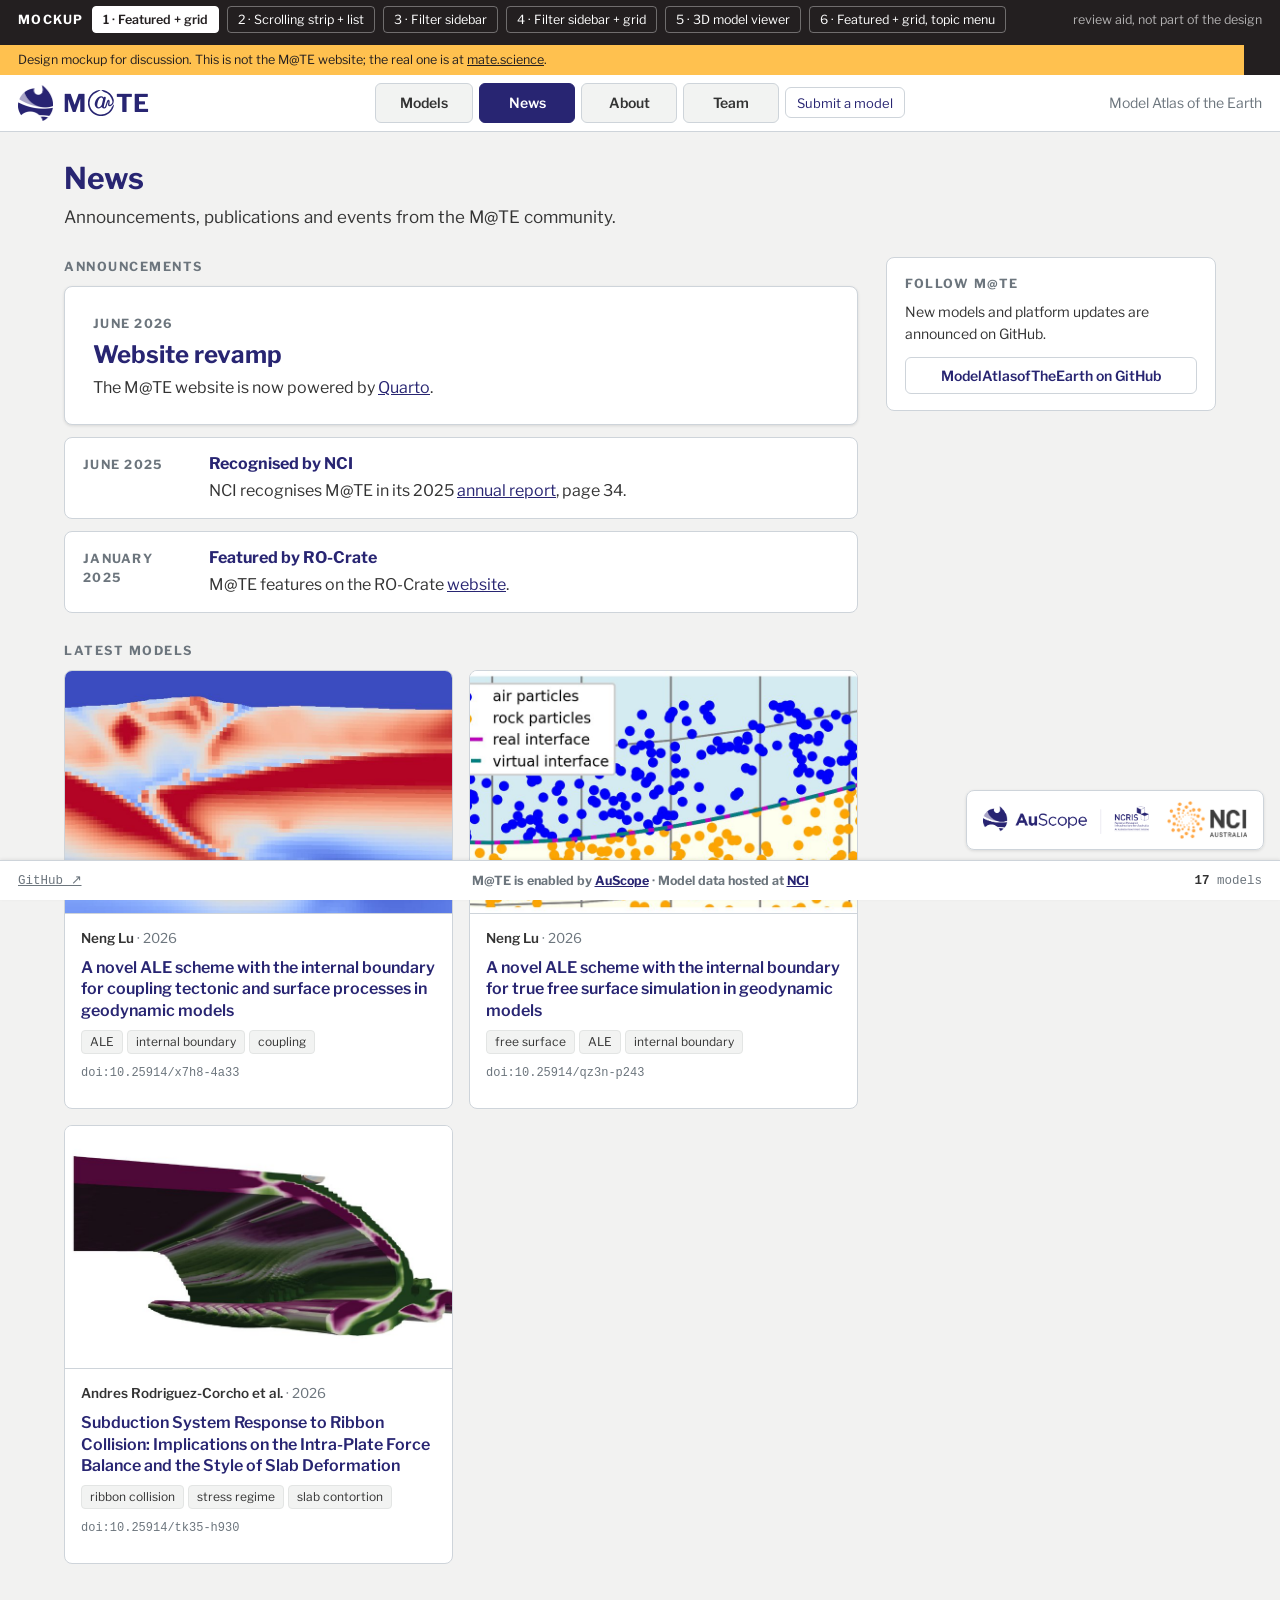
<file: test/mockup/news.html>
<!doctype html>
<html lang="en">
<head>
<meta charset="utf-8">
<meta name="robots" content="noindex, nofollow">
<meta name="viewport" content="width=device-width, initial-scale=1">
<link rel="icon" type="image/png" href="logos/auscope-icon-colour.png">
<title>News — M@TE (mockup)</title>
<link rel="stylesheet" href="mockup.css?v=7">
</head>
<body data-page="news">
<!-- News. The three dated items are the live site's own (news/index.qmd). "Latest models" is new:
     it is filled from the model list, so the page has fresh content whenever a model is added.
     One page for all mockups: mockup.css lays it out per mockup (see "Shared pages"). -->

<main class="wrap page">
  <div class="page-head">
    <h1>News</h1>
    <p class="lead">Announcements, publications and events from the M@TE community.</p>
  </div>

  <div class="page-body">
    <div class="page-main">
      <section>
        <p class="label">Announcements</p>
        <ul class="news-list">
          <li><time datetime="2026-06">June 2026</time><div><h3>Website revamp</h3><p>The M@TE website is now powered by <a href="https://quarto.org/">Quarto</a>.</p></div></li>
          <li><time datetime="2025-06">June 2025</time><div><h3>Recognised by NCI</h3><p>NCI recognises M@TE in its 2025 <a href="https://nci.org.au/about-us/annual-reports">annual report</a>, page 34.</p></div></li>
          <li><time datetime="2025-01">January 2025</time><div><h3>Featured by RO-Crate</h3><p>M@TE features on the RO-Crate <a href="https://www.researchobject.org/ro-crate/mate">website</a>.</p></div></li>
        </ul>
      </section>

      <section>
        <p class="label">Latest models</p>
        <div id="latest"></div>
      </section>
    </div>

    <aside class="page-side side">
      <div class="panel">
        <p class="label">Follow M@TE</p>
        <p>New models and platform updates are announced on GitHub.</p>
        <a class="btn ghost" href="https://github.com/ModelAtlasofTheEarth">ModelAtlasofTheEarth on GitHub</a>
      </div>
    </aside>
  </div>
</main>

<script src="data.js"></script>
<script src="mockup.js?v=9"></script>
<script>
(function () {
  // The latest models use the same component as the home page of the mockup this was opened from:
  // [container class, component class, number shown].
  var A = window.MATE;
  var style = { 1: ['grid', 'card', 3], 2: ['strip-track', 'slide', 6], 3: ['rows', 'rowcard', 4], 4: ['grid', 'card', 4] }[A.layout];
  var latest = document.getElementById('latest');
  latest.className = style[0];
  latest.innerHTML = A.models.slice(0, style[2]).map(function (m) { return A.tile(style[1], m); }).join('');
})();
</script>
</body>
</html>
</file>
<file: test/mockup/mockup.css>
/* M@TE mockup — AuScope tokens taken from https://ausmt.auscope.org.au/ */
@import url('https://fonts.googleapis.com/css2?family=Libre+Franklin:wght@400;500;600;700&display=swap');

:root {
  --accent: #282572;
  --accent-ink: #FFFFFF;
  --heading: #282572;
  --bg: #F2F2F1;
  --surface: #FFFFFF;
  --surface-2: #F2F3F2;
  --text: #333333;
  --muted: #6C757D;
  --line: #CED4DA;
  --shadow: 0 1px 3px rgba(35, 31, 32, .12);
  --sans: 'Libre Franklin', Inter, system-ui, -apple-system, 'Segoe UI', Roboto, sans-serif;
  --mono: ui-monospace, 'SF Mono', 'Cascadia Mono', Consolas, monospace;
  --wrap: 1200px;
}

* { box-sizing: border-box; }
html { -webkit-text-size-adjust: 100%; }
body { margin: 0; background: var(--bg); color: var(--text); font: 400 16px/1.55 var(--sans); }
img, video { max-width: 100%; display: block; }
a { color: var(--accent); }
a:hover { text-decoration-thickness: 2px; }
:focus-visible { outline: 2px solid var(--accent); outline-offset: 2px; }
.wrap { max-width: var(--wrap); margin: 0 auto; padding: 0 24px; }

/* small uppercase label, as on AusMT */
.label { font-size: 12.5px; font-weight: 700; letter-spacing: .12em; text-transform: uppercase; color: var(--muted); margin: 0; }

/* ── Header: three zones, as on AusMT (brand · nav · tagline) ── */
/* The header stays at the top of the window while the page scrolls under it. */
.site-header { position: sticky; top: 0; z-index: 30; background: var(--surface); border-bottom: 1px solid var(--line); display: grid; grid-template-columns: 1fr auto 1fr; align-items: center; gap: 16px; padding: 8px 18px; min-height: 57px; }
.brand { display: flex; align-items: center; gap: 10px; text-decoration: none; color: var(--heading); justify-self: start; }
.brand img { height: 36px; width: auto; }
.wordmark { font-family: Calibre, var(--sans); font-size: 24.5px; font-weight: 700; letter-spacing: .02em; line-height: 1; display: inline-flex; align-items: center; color: var(--heading); }
/* The M@TE atlas icon stands in for the "@". Drawn as a mask so it takes the text colour. */
.wordmark .at { width: 1.05em; height: 1.05em; margin: 0 .07em; background: currentColor;
  -webkit-mask: url(logos/mate-icon.svg) center / contain no-repeat; mask: url(logos/mate-icon.svg) center / contain no-repeat; }
.wm-3 { color: var(--text); }   /* mockup 3: dark grey text with the icon kept black */
.wm-3 .at { background: #000; }

/* Review-only bar for switching between mockups */
.switcher { display: flex; align-items: center; gap: 8px; flex-wrap: wrap; padding: 6px 18px; background: #231F20; color: #fff; font-size: 12.5px; }
.switcher span { font-weight: 700; letter-spacing: .1em; text-transform: uppercase; }
.switcher a { color: #fff; text-decoration: none; padding: 3px 10px; border: 1px solid rgba(255,255,255,.35); border-radius: 4px; }
.switcher a[aria-current] { background: #fff; color: #231F20; border-color: #fff; font-weight: 600; }
.switcher .warn { flex-basis: 100%; font-weight: 400; letter-spacing: 0; text-transform: none; background: #FFC14F; color: #231F20; margin: 4px -18px -6px; padding: 5px 18px; }
.switcher .warn a { color: #231F20; border: 0; padding: 0; text-decoration: underline; }
.switcher .note { margin-left: auto; font-weight: 400; letter-spacing: 0; text-transform: none; opacity: .65; }
.nav { display: flex; gap: 6px; flex-wrap: wrap; justify-content: center; }
.nav a { display: flex; align-items: center; justify-content: center; height: 40px; min-width: 96px; padding: 0 24px; border: 1px solid var(--line); border-radius: 6px; background: var(--surface-2); color: var(--text); font-size: 14px; font-weight: 600; text-decoration: none; }
.nav a:hover { border-color: var(--accent); }
.nav a[aria-current] { background: var(--accent); border-color: var(--accent); color: var(--accent-ink); }
.nav a.plain { background: transparent; color: var(--accent); font-weight: 400; font-size: 13px; height: 31px; align-self: center; padding: 0 11px; }
.tagline { justify-self: end; font-size: 14px; color: var(--muted); }

/* ── Intro ── */
.intro { padding: 28px 0 8px; }
.intro h1 { margin: 0 0 6px; font-size: 20px; font-weight: 500; letter-spacing: .12em; text-transform: uppercase; color: var(--heading); }
.intro p { margin: 0; max-width: 62ch; color: var(--text); }
.intro .stats { margin-top: 10px; font-size: 14px; color: var(--muted); }
.intro .stats b { color: var(--text); font-family: var(--mono); font-weight: 600; }

/* ── Featured ── */
.featured { display: grid; grid-template-columns: minmax(0, 1.25fr) minmax(0, 1fr); background: var(--surface); border: 1px solid var(--line); border-radius: 8px; overflow: hidden; margin: 20px 0 32px; box-shadow: var(--shadow); }
.featured .fig { background: #fff; border-right: 1px solid var(--line); display: flex; align-items: center; justify-content: center; min-height: 300px; }
.featured .fig img { width: 100%; height: 100%; max-height: 400px; object-fit: contain; }
.featured .body { padding: 24px 28px; display: flex; flex-direction: column; gap: 12px; }
.featured h2 { margin: 0; font-size: 24px; line-height: 1.25; color: var(--heading); }
.featured h2 a { color: inherit; text-decoration: none; }
.featured h2 a:hover { text-decoration: underline; }
.featured .cta { margin-top: auto; padding-top: 8px; }

.btn { display: inline-block; padding: 9px 18px; border-radius: 6px; border: 1px solid var(--accent); background: var(--accent); color: var(--accent-ink); font: 600 14px var(--sans); text-decoration: none; cursor: pointer; }
.btn.ghost { background: var(--surface); color: var(--accent); border-color: var(--line); }
.btn:hover { filter: brightness(1.15); }
.btn.ghost:hover { filter: none; border-color: var(--accent); }

/* ── Toolbar ── */
.toolbar { display: flex; align-items: center; gap: 12px; flex-wrap: wrap; margin-bottom: 12px; }
.toolbar h2 { margin: 0 auto 0 0; font-size: 20px; color: var(--heading); }
[data-layout="1"] .toolbar h2, [data-layout="3"] .toolbar h2 { font-weight: 400; }
.toolbar input, .toolbar select { font: 400 14px var(--sans); padding: 8px 12px; border: 1px solid var(--line); border-radius: 6px; background: var(--surface); color: var(--text); }
.toolbar input { width: 300px; max-width: 100%; }
.chips { display: flex; gap: 6px; flex-wrap: wrap; margin-bottom: 16px; }
.chip { font: 600 13px var(--sans); padding: 5px 12px; border: 1px solid var(--line); border-radius: 6px; background: var(--surface); color: var(--text); cursor: pointer; }
.chip:hover { border-color: var(--accent); }
.chip[aria-pressed="true"] { background: var(--accent); border-color: var(--accent); color: var(--accent-ink); }
.count { font: 400 13px var(--mono); color: var(--muted); }

/* ── Model grid ── */
.grid { display: grid; grid-template-columns: repeat(auto-fill, minmax(270px, 1fr)); gap: 16px; }
.card { background: var(--surface); border: 1px solid var(--line); border-radius: 8px; overflow: hidden; display: flex; flex-direction: column; text-decoration: none; color: inherit; transition: border-color .15s, box-shadow .15s; }
.card:hover { border-color: var(--accent); box-shadow: var(--shadow); }
.card .thumb { background: #fff; border-bottom: 1px solid var(--line); }
.card .thumb img { width: 100%; height: auto; aspect-ratio: 16 / 10; object-fit: cover; }
.noimg { aspect-ratio: 16 / 10; background: var(--surface-2) !important; display: flex; align-items: center; justify-content: center; }
.noimg::after { content: 'No preview image'; font-size: 13px; color: var(--muted); }
.card .body { padding: 14px 16px 16px; display: flex; flex-direction: column; gap: 8px; flex: 1; }
.card h3 { margin: 0; font-size: 16px; line-height: 1.35; font-weight: 600; color: var(--heading); display: -webkit-box; -webkit-line-clamp: 3; -webkit-box-orient: vertical; overflow: hidden; }
.byline { font-size: 13.5px; color: var(--muted); margin: 0; }
.byline b { color: var(--text); font-weight: 600; }
.tags { display: flex; flex-wrap: wrap; gap: 4px; margin: 0; padding: 0; list-style: none; }
.tags li, .tag { font-size: 12px; padding: 2px 8px; border-radius: 4px; background: var(--surface-2); border: 1px solid #e3e5e4; color: var(--text); }
.doi { font: 400 12px var(--mono); color: var(--muted); margin-top: auto; padding-top: 4px; overflow-wrap: anywhere; }
.empty { grid-column: 1 / -1; padding: 40px; text-align: center; color: var(--muted); background: var(--surface); border: 1px dashed var(--line); border-radius: 8px; }

/* ── Mockup 2: scrolling strip ── */
.strip { margin: 20px 0 36px; }
.strip-head { display: flex; align-items: center; justify-content: space-between; margin-bottom: 10px; }
.strip-ctl { display: flex; gap: 6px; }
.icon-btn { font: 600 14px var(--sans); min-width: 36px; height: 34px; padding: 0 10px; border: 1px solid var(--line); border-radius: 6px; background: var(--surface); color: var(--text); cursor: pointer; }
.icon-btn:hover { border-color: var(--accent); }
.strip-track { display: flex; gap: 16px; overflow-x: auto; scroll-snap-type: x mandatory; padding-bottom: 10px; scrollbar-width: thin; }
.slide { flex: 0 0 min(420px, 82%); scroll-snap-align: start; background: var(--surface); border: 1px solid var(--line); border-radius: 8px; overflow: hidden; text-decoration: none; color: inherit; }
.slide:hover { border-color: var(--accent); box-shadow: var(--shadow); }
.slide .thumb { background: #fff; border-bottom: 1px solid var(--line); }
.slide .thumb img { width: 100%; height: auto; aspect-ratio: 16 / 10; object-fit: cover; }
.slide .body { padding: 14px 16px 16px; display: grid; gap: 6px; }
.slide h3 { margin: 0; font-size: 17px; line-height: 1.35; font-weight: 600; color: var(--heading); display: -webkit-box; -webkit-line-clamp: 2; -webkit-box-orient: vertical; overflow: hidden; }

/* ── Mockup 2: compact list ── */
.mlist { background: var(--surface); border: 1px solid var(--line); border-radius: 8px; overflow: hidden; }
.mrow { display: grid; grid-template-columns: 48px minmax(0, 1fr) minmax(0, 300px) 150px; gap: 16px; align-items: center; padding: 12px 16px; text-decoration: none; color: inherit; border-top: 1px solid var(--line); }
.mrow:first-child { border-top: 0; }
.mrow:hover { background: var(--surface-2); }
.mrow .yr { font-size: 13px; color: var(--muted); }
.mrow .main b { display: block; font-weight: 600; color: var(--heading); line-height: 1.35; }
.mrow .by { font-size: 13.5px; color: var(--muted); }
.mrow .doi { margin: 0; padding: 0; text-align: right; }

/* ── Mockup 3: filter sidebar ── */
.cat { display: grid; grid-template-columns: 290px minmax(0, 1fr); gap: 24px; padding-top: 20px; align-items: start; }
.filters { background: var(--surface); border: 1px solid var(--line); border-radius: 8px; padding: 14px; position: sticky; top: 70px; display: grid; gap: 10px; }
.filters input[type=search] { width: 100%; font: 400 14px var(--sans); padding: 8px 12px; border: 1px solid var(--line); border-radius: 6px; }
.filters .label { margin-top: 8px; text-align: center; }
.checks { display: grid; gap: 2px; }
.checks.scroll { max-height: 260px; overflow-y: auto; border: 1px solid var(--line); border-radius: 6px; padding: 4px; }
.checks label { display: flex; align-items: center; gap: 8px; font-size: 14px; padding: 4px 6px; border-radius: 4px; cursor: pointer; }
.checks label:hover { background: var(--surface-2); }
.checks input { accent-color: var(--accent); }
.checks .n { margin-left: auto; font-size: 12px; color: var(--muted); }
.about-box { margin-top: 8px; padding-top: 12px; border-top: 1px solid var(--line); font-size: 13.5px; }
.about-box .label { text-align: left; margin: 0 0 6px; }
.about-box p { margin: 0 0 6px; }
/* Mockup 4: the wrap is widened by the sidebar's width, so the sidebar sits out to the left
   and the card grid keeps the same width and columns as the other pages. */
.cat-wide { max-width: calc(var(--wrap) + 290px + 24px); }
.rows { display: grid; gap: 12px; }
.rowcard { display: grid; grid-template-columns: 240px minmax(0, 1fr); background: var(--surface); border: 1px solid var(--line); border-radius: 8px; overflow: hidden; text-decoration: none; color: inherit; }
.rowcard:hover { border-color: var(--accent); box-shadow: var(--shadow); }
.rowcard .thumb { background: #fff; border-right: 1px solid var(--line); }
.rowcard .thumb img { width: 100%; height: 100%; min-height: 140px; max-height: 180px; object-fit: cover; }
.rowcard .body { padding: 14px 18px; display: flex; flex-direction: column; gap: 8px; }
.rowcard h3 { margin: 0; font-size: 17px; line-height: 1.35; font-weight: 600; color: var(--heading); }

/* ── Using M@TE ── */
.uses { display: grid; grid-template-columns: repeat(auto-fit, minmax(220px, 1fr)); gap: 24px; margin: 48px 0; padding-top: 28px; border-top: 1px solid var(--line); }
.uses h3 { margin: 6px 0 4px; font-size: 16px; color: var(--heading); }
.uses p { margin: 0; font-size: 14.5px; }

/* ── Footer: a slim three-zone line pinned to the bottom of the window, as on AusMT,
   with the supporter logos floating above its right-hand end ── */
body { padding-bottom: 44px; }
.site-footer { position: fixed; left: 0; right: 0; bottom: 0; z-index: 20; background: var(--surface); border-top: 1px solid var(--line); box-shadow: 0 -1px 3px rgba(35, 31, 32, .08); display: grid; grid-template-columns: 1fr auto 1fr; align-items: center; gap: 16px; padding: 6px 18px; min-height: 40px; font-size: 12.5px; color: var(--muted); }
.site-footer .fcenter { text-align: center; font-weight: 700; }
.site-footer .fright { text-align: right; }
.site-footer .fright b { color: var(--text); }
.site-footer .fleft a { color: var(--muted); }
.float-logos { position: fixed; right: 16px; bottom: 50px; z-index: 20; display: flex; align-items: center; gap: 18px; padding: 10px 16px; background: rgba(255, 255, 255, .94); border: 1px solid var(--line); border-radius: 8px; box-shadow: var(--shadow); }
.float-logos img { height: 28px; width: auto; }
.float-logos img.nci { height: 38px; }
.mono { font-family: var(--mono); }

/* ── Model page ── */
.crumbs { font-size: 13.5px; color: var(--muted); padding: 18px 0 6px; }
.model-head h1 { margin: 0 0 10px; font-size: 30px; line-height: 1.2; color: var(--heading); max-width: 26em; }
.model-head .byline { font-size: 15px; }
.model-layout { display: grid; grid-template-columns: minmax(0, 1fr) 330px; gap: 28px; margin-top: 22px; align-items: start; }
.panel { background: var(--surface); border: 1px solid var(--line); border-radius: 8px; padding: 20px 22px; }
.panel + .panel { margin-top: 16px; }
.panel h2 { margin: 0 0 10px; font-size: 18px; color: var(--heading); }
.panel h2:not(:first-child) { margin-top: 24px; }
.lead-fig { padding: 0; overflow: hidden; }
.lead-fig video, .lead-fig img { width: 100%; }
.lead-fig figcaption, figcaption { padding: 10px 16px; font-size: 13px; color: var(--muted); border-top: 1px solid var(--line); }
figure { margin: 0; }
.snapshot { font-size: 17px; line-height: 1.6; margin: 0; }
.tabs { display: flex; gap: 6px; margin: 20px 0 12px; flex-wrap: wrap; }
.tabs button { font: 600 14px var(--sans); padding: 8px 16px; border: 1px solid var(--line); border-radius: 6px; background: var(--surface-2); color: var(--text); cursor: pointer; }
.tabs button[aria-selected="true"] { background: var(--accent); border-color: var(--accent); color: var(--accent-ink); }
.tabpanel[hidden] { display: none; }
.side .label { margin-bottom: 8px; }
.side .panel { padding: 16px 18px; }
.kv { margin: 0; display: grid; gap: 10px; }
.kv dt { font-size: 12px; font-weight: 700; letter-spacing: .08em; text-transform: uppercase; color: var(--muted); }
.kv dd { margin: 2px 0 0; font-size: 14px; overflow-wrap: anywhere; }
.kv dd.mono, .cite { font-family: var(--mono); font-size: 12.5px; }
.cite { background: var(--surface-2); border: 1px solid var(--line); border-radius: 6px; padding: 10px 12px; line-height: 1.5; margin: 0 0 10px; }
.side .btn { width: 100%; text-align: center; }
.side .btn + .btn { margin-top: 8px; }
.people { margin: 0; padding: 0; list-style: none; font-size: 14px; display: grid; gap: 4px; }

@media (max-width: 860px) {
  .cat { grid-template-columns: 1fr; }
  .filters { position: static; }
  .rowcard { grid-template-columns: 1fr; }
  .rowcard .thumb { border-right: 0; border-bottom: 1px solid var(--line); }
  .mrow { grid-template-columns: 44px minmax(0, 1fr); }
  .mrow .tg, .mrow .doi { display: none; }
  .switcher .note { display: none; }
  .site-footer { position: static; box-shadow: none; margin-top: 32px; }
  body { padding-bottom: 0; }
  .float-logos { position: static; justify-content: center; border-radius: 0; border-width: 1px 0 0; box-shadow: none; }
  .featured { grid-template-columns: 1fr; }
  .featured .fig { border-right: 0; border-bottom: 1px solid var(--line); min-height: 0; }
  .model-layout { grid-template-columns: 1fr; }
  .site-header, .site-footer { grid-template-columns: 1fr; justify-items: center; }
  .site-header { position: static; }   /* stacked header is too tall to pin on a phone */
  .brand, .tagline { justify-self: center; }
  .tagline { display: none; }
  .site-footer .fright, .site-footer .fleft { text-align: center; }
  .wrap { padding: 0 16px; }
  .model-head h1 { font-size: 24px; }
}

/* ── Shared pages: News, About, Team ──
   One HTML page each. <body data-layout="1..4"> (set by mockup.js) lays them out to match the
   mockup they were opened from:
     1  main column with a panel column on the right; first item of a list shown large
     2  one full-width column; scrolling strips and compact joined lists; panels in a band below
     3  panel column pinned on the left, as the filter panel is; everything as full-width rows
     4  as 3 with the panel column pushed out to the left; everything as card grids */
.page-head { padding: 28px 0 4px; }
.page-head h1 { margin: 0 0 8px; font-size: 30px; line-height: 1.2; color: var(--heading); }
.page-head .lead { margin: 0; font-size: 17px; line-height: 1.6; max-width: 68ch; }
.page-body { display: grid; grid-template-columns: minmax(0, 1fr) 330px; gap: 28px; margin: 22px 0 48px; align-items: start; }
.page-main { display: grid; gap: 28px; min-width: 0; }
.page-main .label { margin-bottom: 10px; }
.page-side { display: grid; gap: 16px; }
.page-side .panel { margin: 0; font-size: 14px; }
.page-side .panel p:not(.label) { margin: 0 0 12px; }
.onpage { display: none; }
.onpage a { display: block; padding: 4px 0; font-size: 14px; }
.prose h2 { margin: 0 0 10px; font-size: 20px; color: var(--heading); }
.prose p { margin: 0 0 12px; max-width: 70ch; }
.prose figure img { width: 100%; border-radius: 6px; }

[data-layout="2"] .page-body { grid-template-columns: minmax(0, 1fr); }
[data-layout="2"] .page-side { grid-template-columns: repeat(auto-fit, minmax(260px, 1fr)); padding-top: 28px; border-top: 1px solid var(--line); }
[data-layout="3"] .page-body, [data-layout="4"] .page-body { grid-template-columns: 290px minmax(0, 1fr); gap: 24px; }
[data-layout="3"] .page-side, [data-layout="4"] .page-side { order: -1; position: sticky; top: 70px; }
[data-layout="3"] .onpage, [data-layout="4"] .onpage { display: block; }
[data-layout="4"] .page { max-width: calc(var(--wrap) + 290px + 24px); }

/* Tiles: a label, a heading and a paragraph (About) */
.tiles { display: grid; grid-template-columns: repeat(2, minmax(0, 1fr)); gap: 12px; }
.tile { background: var(--surface); border: 1px solid var(--line); border-radius: 8px; padding: 16px 18px; }
.tile h3 { margin: 4px 0 6px; font-size: 16px; color: var(--heading); }
.tile p:last-child { margin: 0; font-size: 14.5px; }
[data-layout="2"] .tiles { display: flex; overflow-x: auto; scroll-snap-type: x mandatory; padding-bottom: 10px; scrollbar-width: thin; }
[data-layout="2"] .tile { flex: 0 0 min(340px, 82%); scroll-snap-align: start; }
[data-layout="2"] .tiles.how { display: block; overflow: hidden; padding: 0; background: var(--surface); border: 1px solid var(--line); border-radius: 8px; }
[data-layout="2"] .how .tile, [data-layout="3"] .tile { display: grid; grid-template-columns: 110px 200px minmax(0, 1fr); gap: 16px; align-items: baseline; }
[data-layout="2"] .how .tile { border: 0; border-top: 1px solid var(--line); border-radius: 0; background: none; padding: 12px 16px; }
[data-layout="2"] .how .tile:first-child { border-top: 0; }
[data-layout="2"] .how .tile h3, [data-layout="3"] .tile h3 { margin: 0; }
[data-layout="3"] .tiles { grid-template-columns: minmax(0, 1fr); }
[data-layout="4"] .tiles { grid-template-columns: repeat(4, minmax(0, 1fr)); }

/* People (Team) */
.team { display: grid; grid-template-columns: repeat(auto-fill, minmax(190px, 1fr)); gap: 16px; }
.person { background: var(--surface); border: 1px solid var(--line); border-radius: 8px; overflow: hidden; }
.person img { width: 100%; aspect-ratio: 1; object-fit: cover; background: var(--surface-2); border-bottom: 1px solid var(--line); }
.person div { padding: 12px 14px 14px; display: grid; gap: 4px; }
.person h3 { margin: 0; font-size: 16px; color: var(--heading); }
.person p { margin: 0; font-size: 13.5px; color: var(--muted); }
.person a { font: 400 12px var(--mono); }
[data-layout="1"] .person:first-child { grid-column: span 2; display: grid; grid-template-columns: 1fr 1fr; }
[data-layout="1"] .person:first-child img { height: 100%; border-bottom: 0; border-right: 1px solid var(--line); }
[data-layout="1"] .person:first-child div { align-content: center; padding: 20px; }
[data-layout="1"] .person:first-child h3 { font-size: 22px; }
[data-layout="2"] .team { display: block; background: var(--surface); border: 1px solid var(--line); border-radius: 8px; overflow: hidden; }
[data-layout="2"] .person { display: grid; grid-template-columns: 48px minmax(0, 1fr); gap: 16px; align-items: center; padding: 10px 16px; border: 0; border-top: 1px solid var(--line); border-radius: 0; background: none; }
[data-layout="2"] .person:first-child { border-top: 0; }
[data-layout="2"] .person img { border: 1px solid var(--line); border-radius: 50%; }
[data-layout="2"] .person div { padding: 0; grid-template-columns: minmax(0, 1fr) minmax(0, 1.3fr) 190px; gap: 16px; align-items: center; }
[data-layout="3"] .team { grid-template-columns: minmax(0, 1fr); gap: 12px; }
[data-layout="3"] .person { display: grid; grid-template-columns: 130px minmax(0, 1fr); }
[data-layout="3"] .person img { height: 100%; border-bottom: 0; border-right: 1px solid var(--line); }
[data-layout="3"] .person div { align-content: center; padding: 14px 18px; }
[data-layout="3"] .person h3 { font-size: 17px; }

/* Dated items (News) */
.news-list { list-style: none; margin: 0; padding: 0; display: grid; gap: 12px; }
.news-list li { display: grid; grid-template-columns: 110px minmax(0, 1fr); gap: 16px; padding: 14px 18px; background: var(--surface); border: 1px solid var(--line); border-radius: 8px; }
.news-list time { font-size: 12.5px; font-weight: 700; letter-spacing: .1em; text-transform: uppercase; color: var(--muted); padding-top: 3px; }
.news-list h3 { margin: 0 0 2px; font-size: 16px; color: var(--heading); }
.news-list p { margin: 0; }
[data-layout="1"] .news-list li:first-child { grid-template-columns: minmax(0, 1fr); gap: 6px; padding: 24px 28px; box-shadow: var(--shadow); }
[data-layout="1"] .news-list li:first-child h3 { font-size: 24px; line-height: 1.25; margin-bottom: 6px; }
[data-layout="2"] .news-list { gap: 0; background: var(--surface); border: 1px solid var(--line); border-radius: 8px; overflow: hidden; }
[data-layout="2"] .news-list li { border: 0; border-top: 1px solid var(--line); border-radius: 0; background: none; padding: 12px 16px; }
[data-layout="2"] .news-list li:first-child { border-top: 0; }
[data-layout="4"] .news-list { grid-template-columns: repeat(auto-fill, minmax(270px, 1fr)); gap: 16px; }
[data-layout="4"] .news-list li { grid-template-columns: minmax(0, 1fr); gap: 6px; padding: 16px 18px; }

@media (max-width: 860px) {
  [data-layout] .page-body { grid-template-columns: minmax(0, 1fr); }
  [data-layout] .page-side { order: 0; position: static; }
  [data-layout] .tiles:not(.how), [data-layout="3"] .tiles { grid-template-columns: minmax(0, 1fr); }
  [data-layout] .tile, [data-layout] .news-list li, [data-layout="2"] .person div { grid-template-columns: minmax(0, 1fr); gap: 4px; }
  .page-head h1 { font-size: 24px; }
}
</file>
